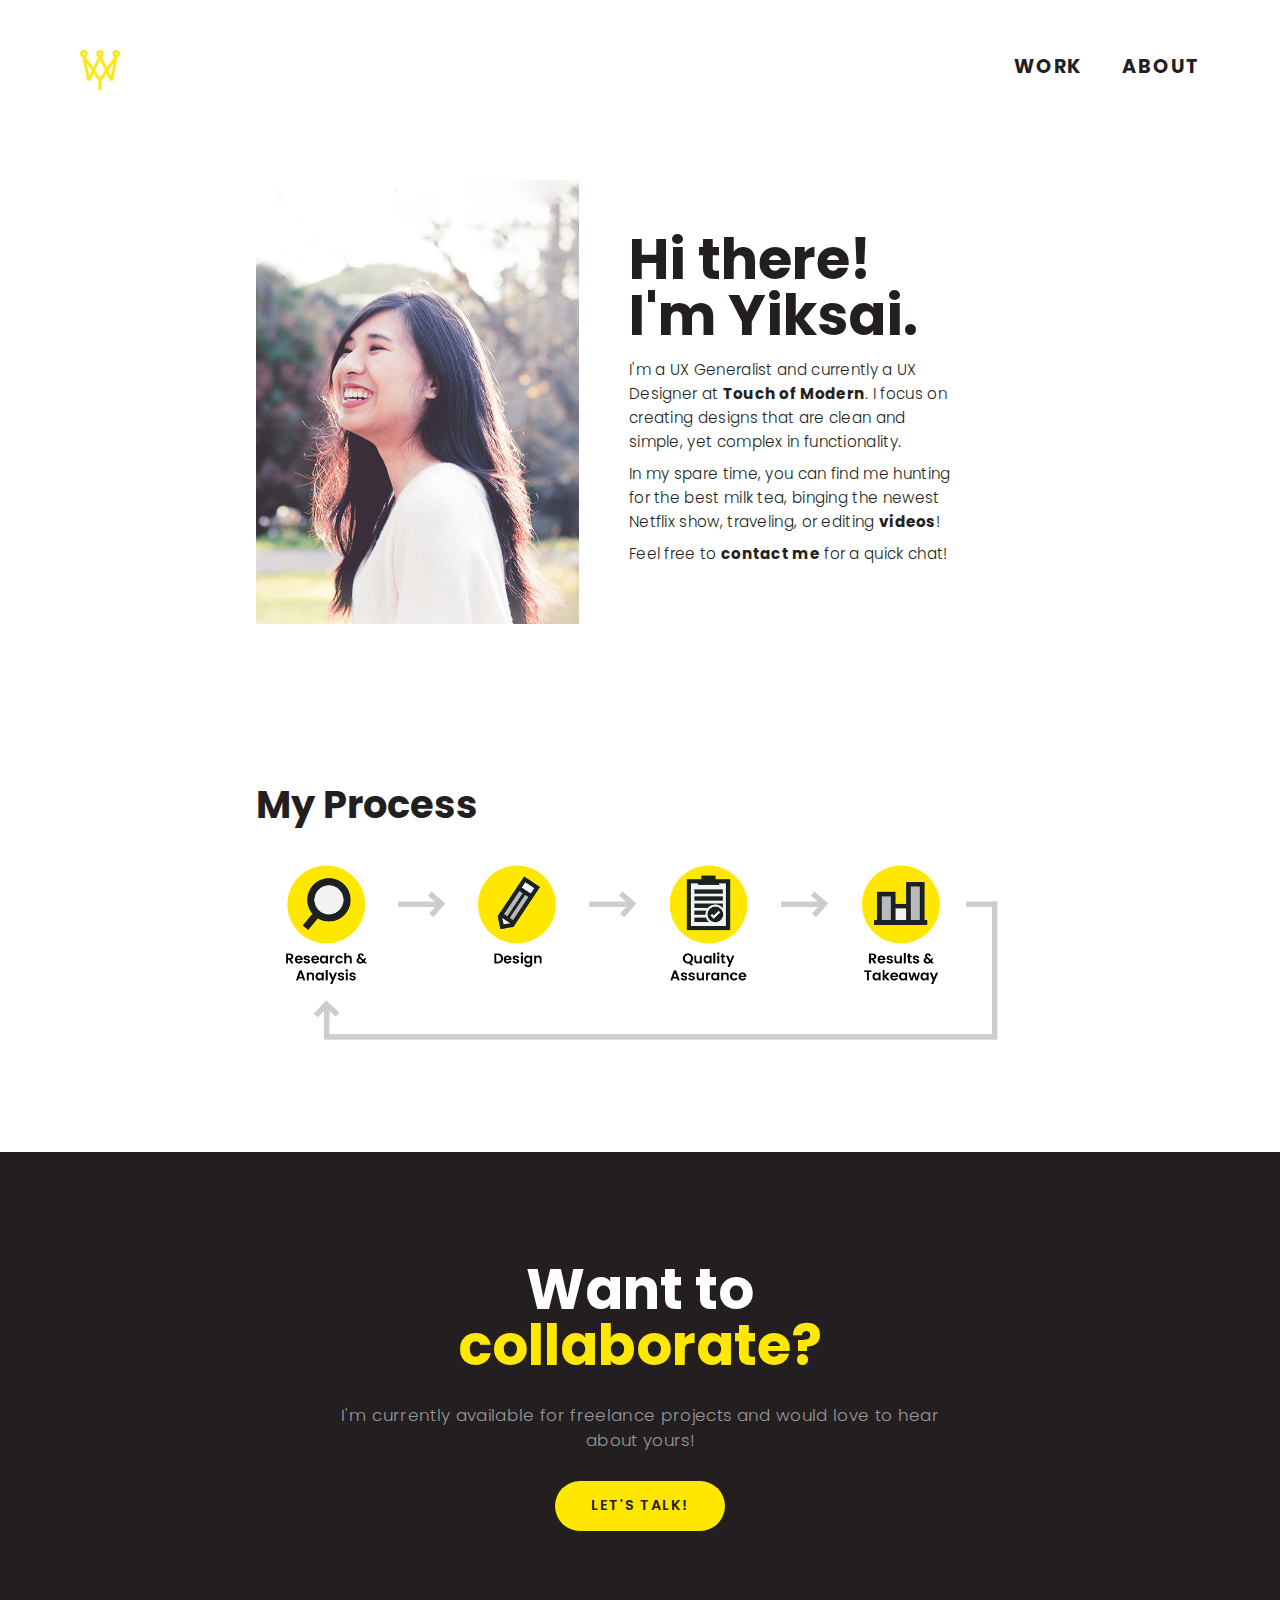
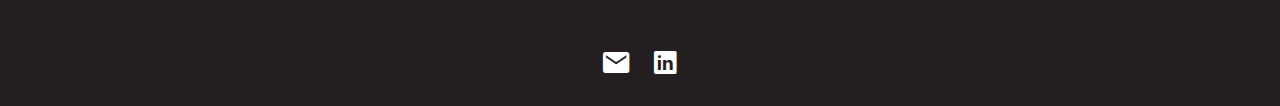
<file: about.html>
<!DOCTYPE html>
<html>
<head>
	<title>Yiksai Wong</title>
	<meta name="robots" content="noindex">
	<meta charset="utf-8">
    <meta name="description" content="I'm Yiksai Wong.">
	<meta name="keywords" content="Yiksai Wong, UI/UX Designer, Graphic Designer, Designer, Portfolio">
	<meta name="author" content="Yiksai Wong">
	<meta name="viewport" content="width=device-width, initial-scale=1, maximum-scale=1, user-scalable=no">
	<link rel="icon" href="images/logo-black.png">

	<!-- Bootstrap CSS -->
    <link rel="stylesheet"href="css/bootstrap.min.css">
    <link rel="stylesheet"href="ionicons/css/ionicons.min.css">
    <link rel="stylesheet" type="text/css" href="css/jquery.fancybox.min.css">

    <!-- Stylesheets -->
	<link rel="stylesheet" href="css/main.css">

	<!-- Google Analytics -->
	<script>
	  (function(i,s,o,g,r,a,m){i['GoogleAnalyticsObject']=r;i[r]=i[r]||function(){
	  (i[r].q=i[r].q||[]).push(arguments)},i[r].l=1*new Date();a=s.createElement(o),
	  m=s.getElementsByTagName(o)[0];a.async=1;a.src=g;m.parentNode.insertBefore(a,m)
	  })(window,document,'script','https://www.google-analytics.com/analytics.js','ga');

	  ga('create', 'UA-90020006-1', 'auto');
	  ga('send', 'pageview');
	</script>
</head>


<body>
	<div class="container-full">
		<header class="header">
			<!-- Logo -->
			<div class="header-container">
				<a href="/">
					<img src="images/logo-yellow.png" id="logo"alt="Yiksai Wong">
				</a>
				<ul class="main-nav">
					<li class="nav-box sliding-middle-out"><a href="/index.html#1">Work</a></li>
					<div id="space"></div>
					<li class="nav-box sliding-middle-out"><a href="/about">About</a></li>
				</ul>
				<span class="main-nav2" onclick="openNav()">
					<span class="ion-navicon menu-icon"></span>
				</span>
				<div id="mySidenav" class="sidenav">
					<a href="javascript:void(0)" class="closebtn" onclick="closeNav()">&times;</a>
					<a href="/about">About</a>
					<h5 class="yellow">Work</h5>
					<a href="/checkout">Checkout Redesign</a>
					<a href="/digitalsystem">Digital Design System</a>
					<a href="/storefilter">Store Filters</a>
					<a href="/holidaystore">Holiday Store</a>
					<a href="/partnerpage">Partner Page</a>			
					<a href="/graphics">Graphics</a>
				</div>
			</div>
		</header>

	<section class="page-wrapper">
		<div class="image-container about-desc">
			<div class="work-image about-image">
				<picture>
					<source media="(max-width: 1024px)" srcset="images/About/about_headshot.jpg">
         			<source media="(min-width: 1025px)" srcset="images/About/about_headshot@2x.jpg">
         			<img src="images/About/about_headshot.jpg">
     			</picture>
			</div>

			<div class="work-description about-description"> 
				<div class="text">
					<h1>Hi there! <br> I'm Yiksai.</h1>
					<p class="darkgray">I'm a UX Generalist and currently a UX Designer at <a href="https://www.touchofmodern.com/">Touch of Modern</a>. I focus on creating designs that are clean and simple, yet complex in functionality.</p>
					<p class="darkgray">In my spare time, you can find me hunting for the best milk tea, binging the newest Netflix show, traveling, or editing <a href="https://www.youtube.com/user/regretfulseoul/">videos</a>!</p>
					<p class="darkgray">Feel free to <a href="mailto:yiksai.wong@gmail.com">contact me</a> for a quick chat!</p>
				</div>
			</div>
		</div>
		<div class="proj-text">
				<h2>My Process</h2>
				<img class="proj-img" src="images/About/about_process.png"></img>
			</div>
	</section>
	<!-- Footer -->
		<div class="footer">
			<div class="footer-container">
				<h1 class="white">Want to</h1><h1 class="yellow">collaborate?</h1>
				<h5 class="gray">I'm currently available for freelance projects and would love to hear about yours!</h5>
				<a href="mailto:yiksai.wong@gmail.com"><em class="transition">Let's talk!</em></a>
				<div class="contacts">
					<a href="mailto:yiksai.wong@gmail.com" class="f-icon"><i class="ion-android-mail"></i></a>
					<a href="https://www.linkedin.com/in/yiksai-wong" class="f-icon"><i class="ion-social-linkedin"></i></a>
				</div>
			</div>
		</div>
	</div>	
	<!-- Plug-ins -->
	<script src="js/jquery-3.1.1.js"></script>
	<script src="js/bootstrap.min.js"></script>
	<script src="js/smooth-scroll.js"></script>
	<script src="js/side-nav.js"></script>
	<script src="https://code.jquery.com/jquery-3.2.1.min.js"></script>
	<script src="js/jquery.fancybox.min.js"></script>
</body>
</html>
</file>
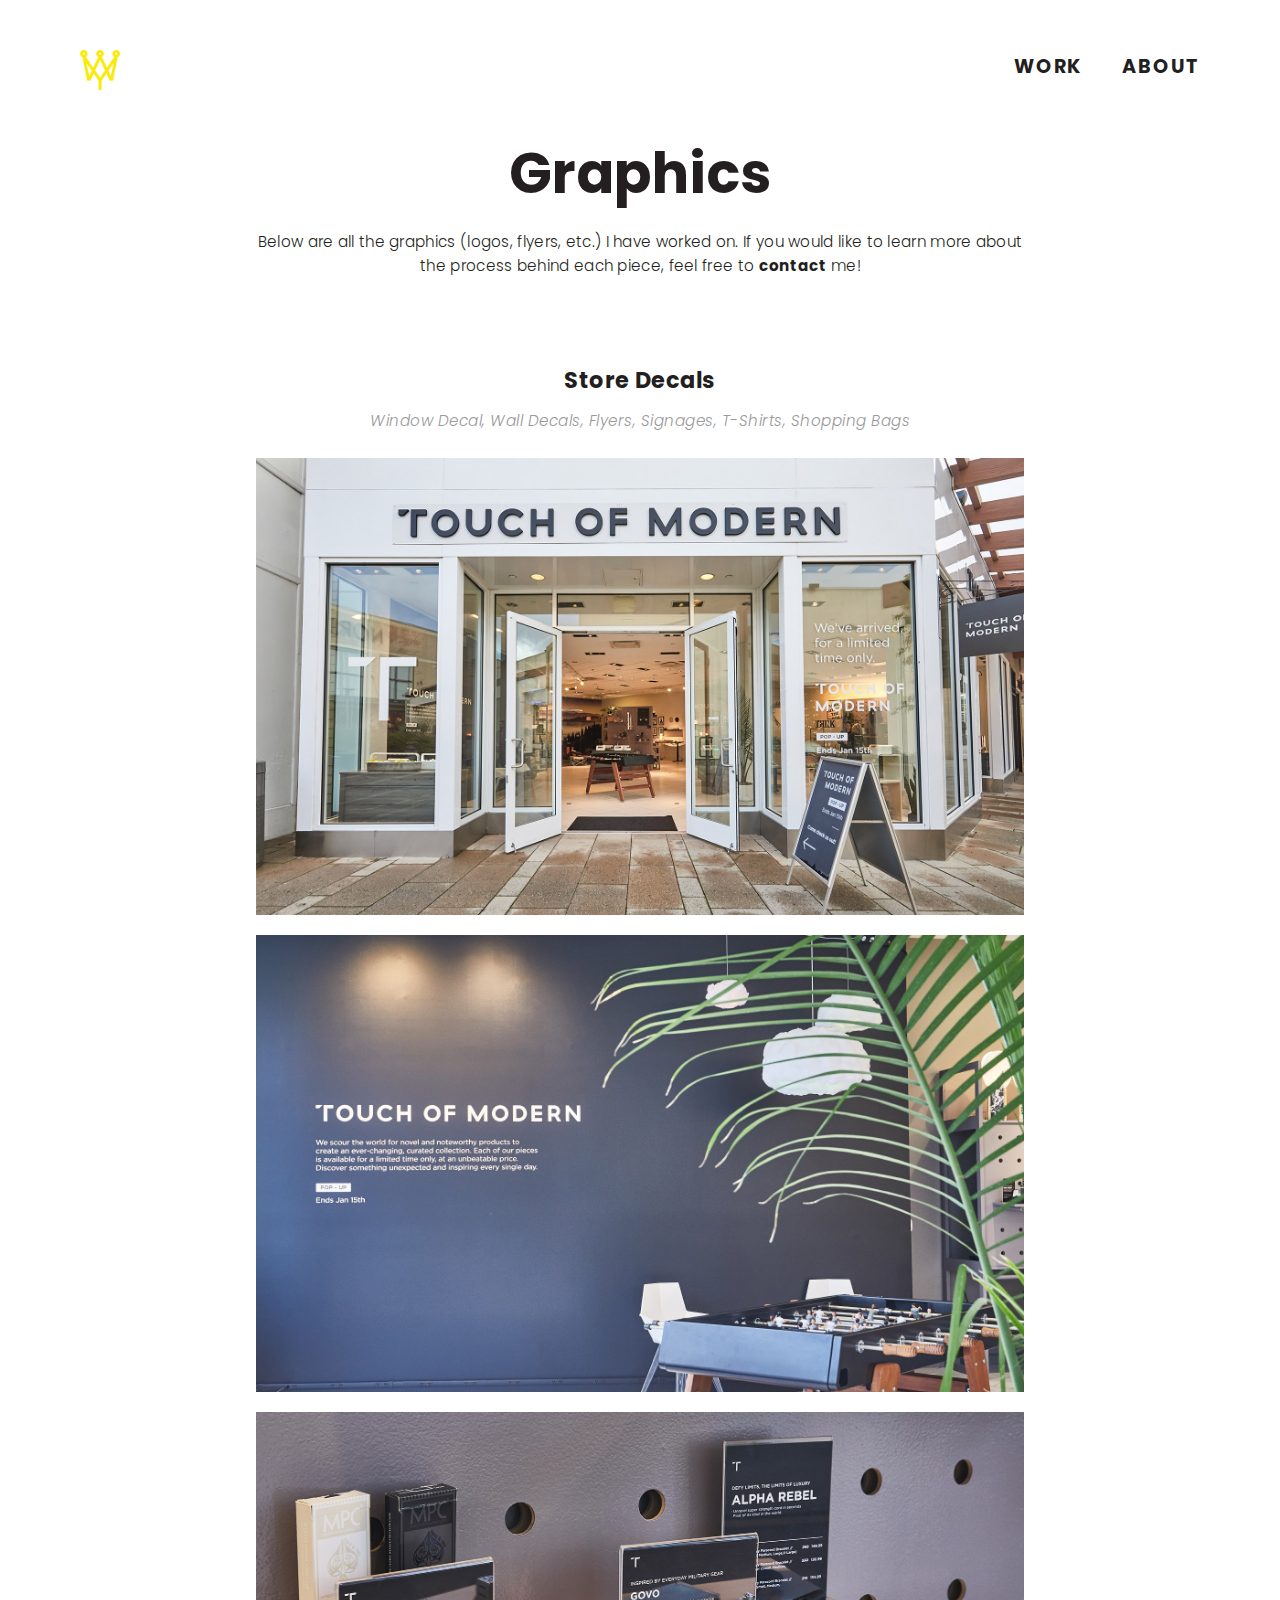
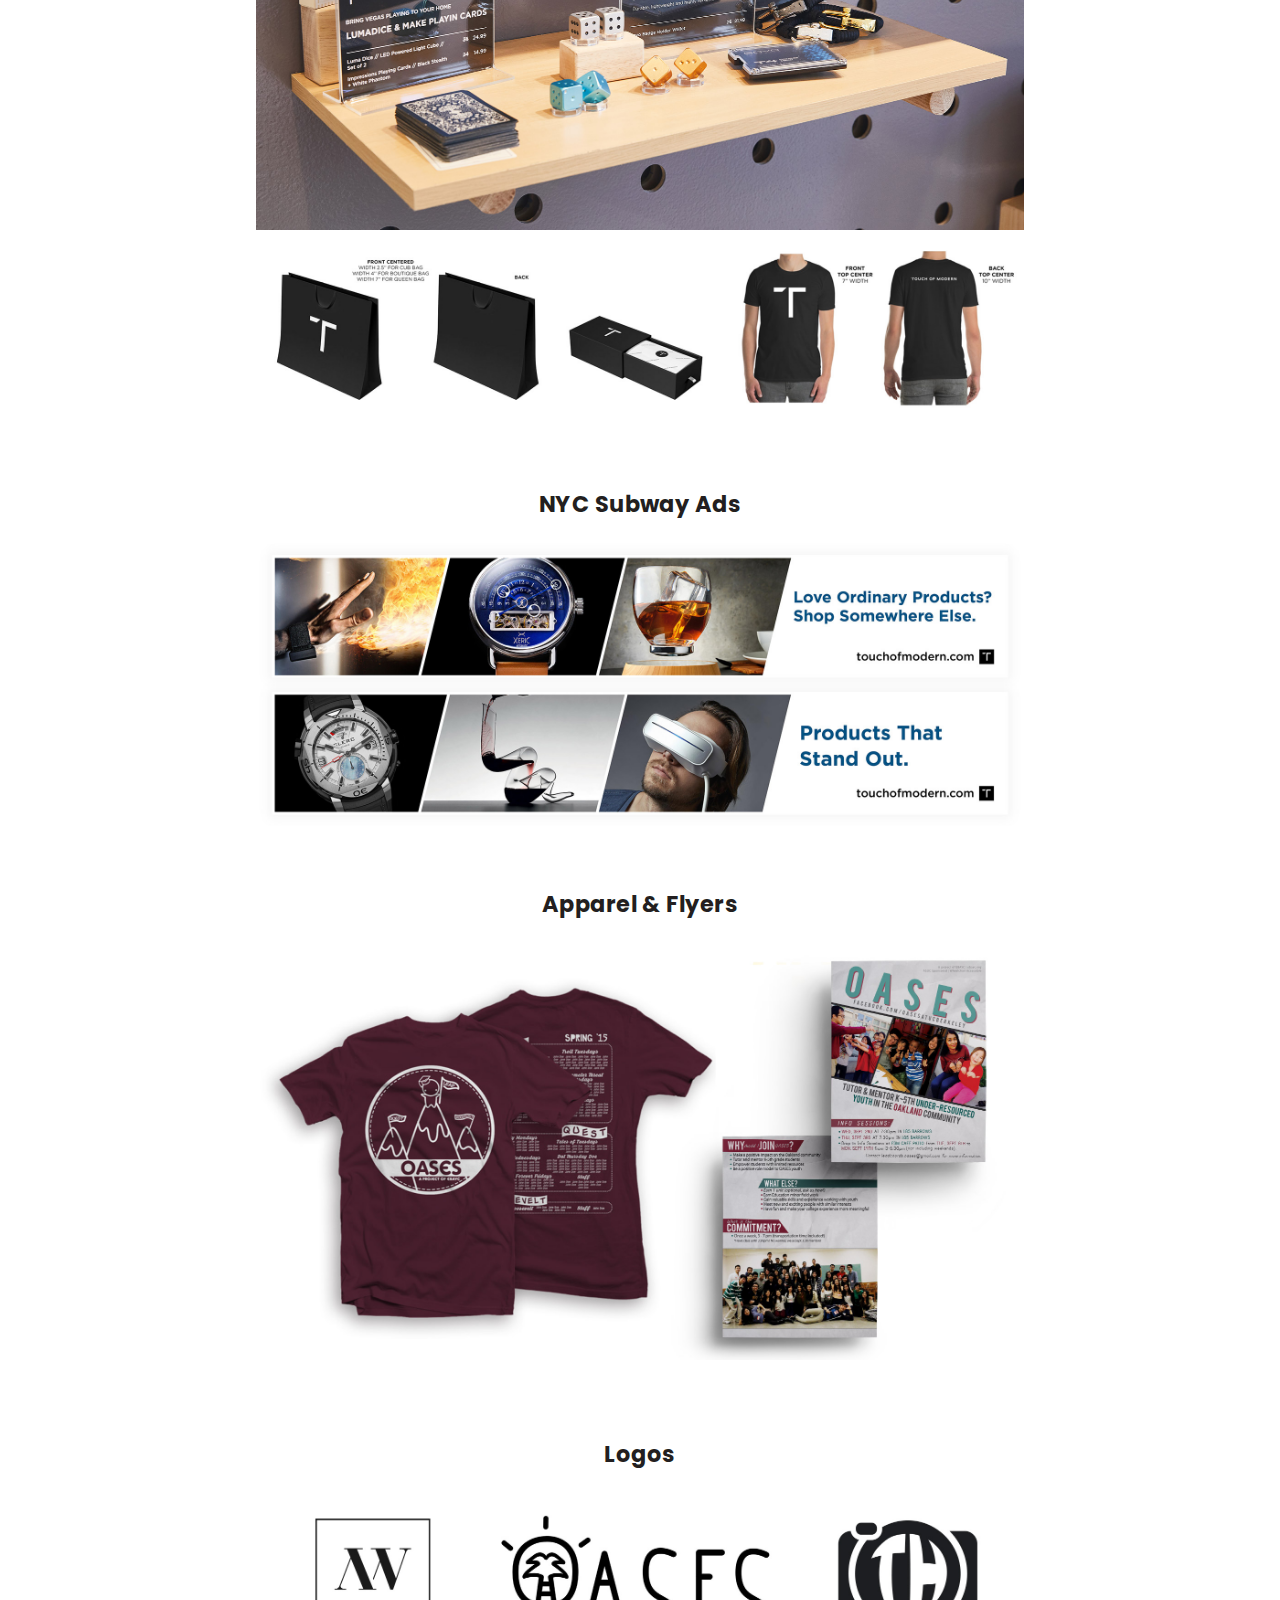
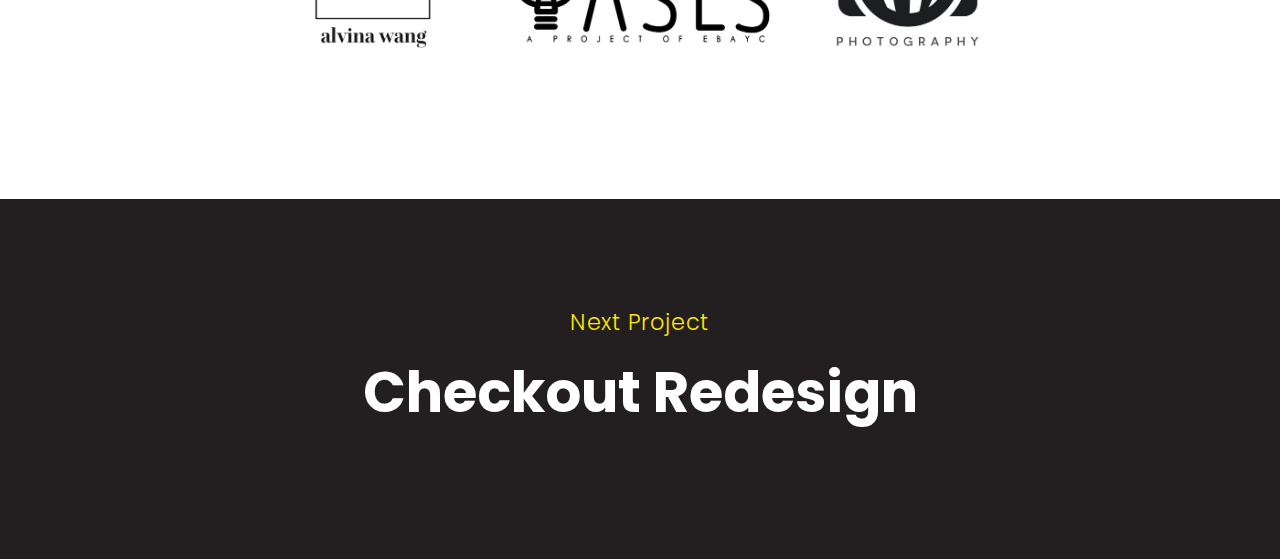
<file: graphics.html>
<!DOCTYPE html>
<html>
<head>
	<title>Yiksai Wong</title>
	<meta name="robots" content="noindex">
	<meta charset="utf-8">
    <meta name="description" content="I'm Yiksai Wong.">
	<meta name="keywords" content="Yiksai Wong, UI/UX Designer, Graphic Designer, Designer, Portfolio">
	<meta name="author" content="Yiksai Wong">
	<meta name="viewport" content="width=device-width, initial-scale=1, maximum-scale=1, user-scalable=no">
	<link rel="icon" href="images/logo-black.png">

	<!-- Bootstrap CSS -->
    <link rel="stylesheet"href="css/bootstrap.min.css">
    <link rel="stylesheet"href="ionicons/css/ionicons.min.css">
    <link rel="stylesheet" type="text/css" href="css/jquery.fancybox.min.css">

    <!-- Stylesheets -->
	<link rel="stylesheet" href="css/main.css">

	<!-- Google Analytics -->
	<script>
	  (function(i,s,o,g,r,a,m){i['GoogleAnalyticsObject']=r;i[r]=i[r]||function(){
	  (i[r].q=i[r].q||[]).push(arguments)},i[r].l=1*new Date();a=s.createElement(o),
	  m=s.getElementsByTagName(o)[0];a.async=1;a.src=g;m.parentNode.insertBefore(a,m)
	  })(window,document,'script','https://www.google-analytics.com/analytics.js','ga');

	  ga('create', 'UA-90020006-1', 'auto');
	  ga('send', 'pageview');
	</script>
</head>


<body>
	<div class="container-full">
		<header class="header">
			<!-- Logo -->
			<div class="header-container">
				<a href="/">
					<img src="images/logo-yellow.png" id="logo"alt="Yiksai Wong">
				</a>
				<ul class="main-nav">
					<li class="nav-box sliding-middle-out"><a href="/index.html#1">Work</a></li>
					<div id="space"></div>
					<li class="nav-box sliding-middle-out"><a href="/about">About</a></li>
				</ul>
				<span class="main-nav2" onclick="openNav()">
					<span class="ion-navicon menu-icon"></span>
				</span>
				<div id="mySidenav" class="sidenav">
					<a href="javascript:void(0)" class="closebtn" onclick="closeNav()">&times;</a>
					<a href="/about">About</a>
					<h5 class="yellow">Work</h5>
					<a href="/checkout">Checkout Redesign</a>
					<a href="/digitalsystem">Digital Design System</a>
					<a href="/storefilter">Store Filters</a>
					<a href="/holidaystore">Holiday Store</a>
					<a href="/partnerpage">Partner Page</a>			
					<a href="/graphics">Graphics</a>
				</div>
			</div>
		</header>
		
		<section class="page-wrapper">
			<div class="proj-desc">
				<h1>Graphics</h1>
				<p>Below are all the graphics (logos, flyers, etc.) I have worked on. If you would like to learn more about the process behind each piece, feel free to <strong><a href="mailto:yiksai.wong@gmail.com" style="font-size:95%;">contact</a></strong> me!</p>			
			</div>
		</section>

		<section class="page-wrapper textbox">
			<div class="proj-text">
				<div class="center">
					<h4 class="gray-text">Store Decals</h4>
					<div class="gray fineprint fineprint-graphics">Window Decal, Wall Decals, Flyers, Signages, T-Shirts, Shopping Bags</div>
					<img src="images/Graphics/Graphics_PopUpStore-1.jpg" class="images"></img>
					<img src="images/Graphics/Graphics_PopUpStore-2.jpg" class="images"></img>
					<img src="images/Graphics/Graphics_PopUpStore-3.jpg" class="images"></img>
					<img src="images/Graphics/Graphics_PopUpStore-4.jpg" class="images images-graphics">
					<br>
					<h4 class="gray-text">NYC Subway Ads</h4>
					<img src="images/Graphics/Graphics_SubwayAds.jpg" class="images"></img>
					<br><br>
					<h4 class="gray-text">Apparel & Flyers</h4>
					<img src="images/Graphics/Graphics_ApparelFlyer.jpg" class="images images-graphics">
					<br>
					<h4 class="gray-text">Logos</h4>
					<img src="images/Graphics/Graphics_Logos.jpg" class="images images-graphics">
				</div>
			</div>
		</section>
		<section class="next-container">
				<div class="next-desc">
				<h4 class="thin yellow">Next Project</h4>
				<a href="/checkout"><h1 class="next-nav sliding-middle-out white">Checkout Redesign</h1></a>
			</div>
		</section>
	</div>
	<!-- Plug-ins -->
	<script src="js/jquery-3.1.1.js"></script>
	<script src="js/bootstrap.min.js"></script>
	<script src="js/smooth-scroll.js"></script>
	<script src="js/side-nav.js"></script>
	<script src="https://code.jquery.com/jquery-3.2.1.min.js"></script>
	<script src="js/jquery.fancybox.min.js"></script>
</body>
</html>
</file>
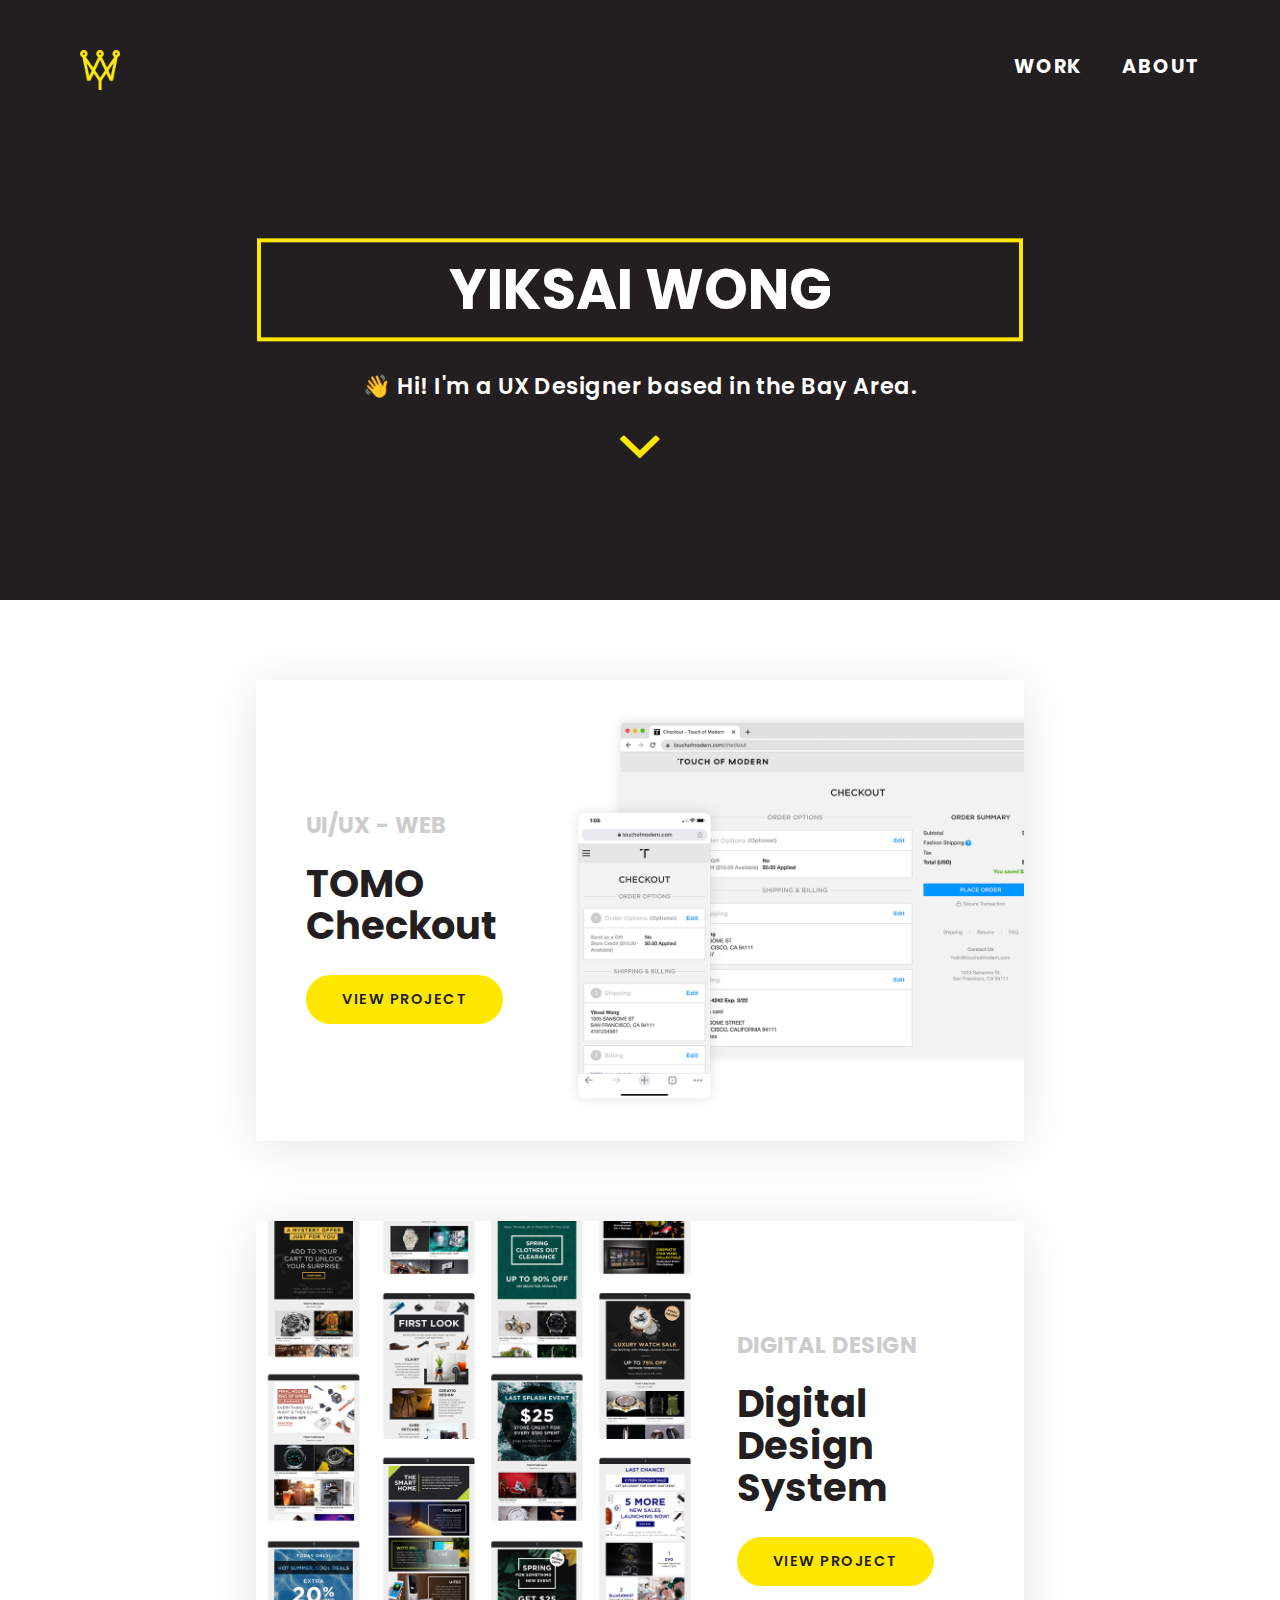
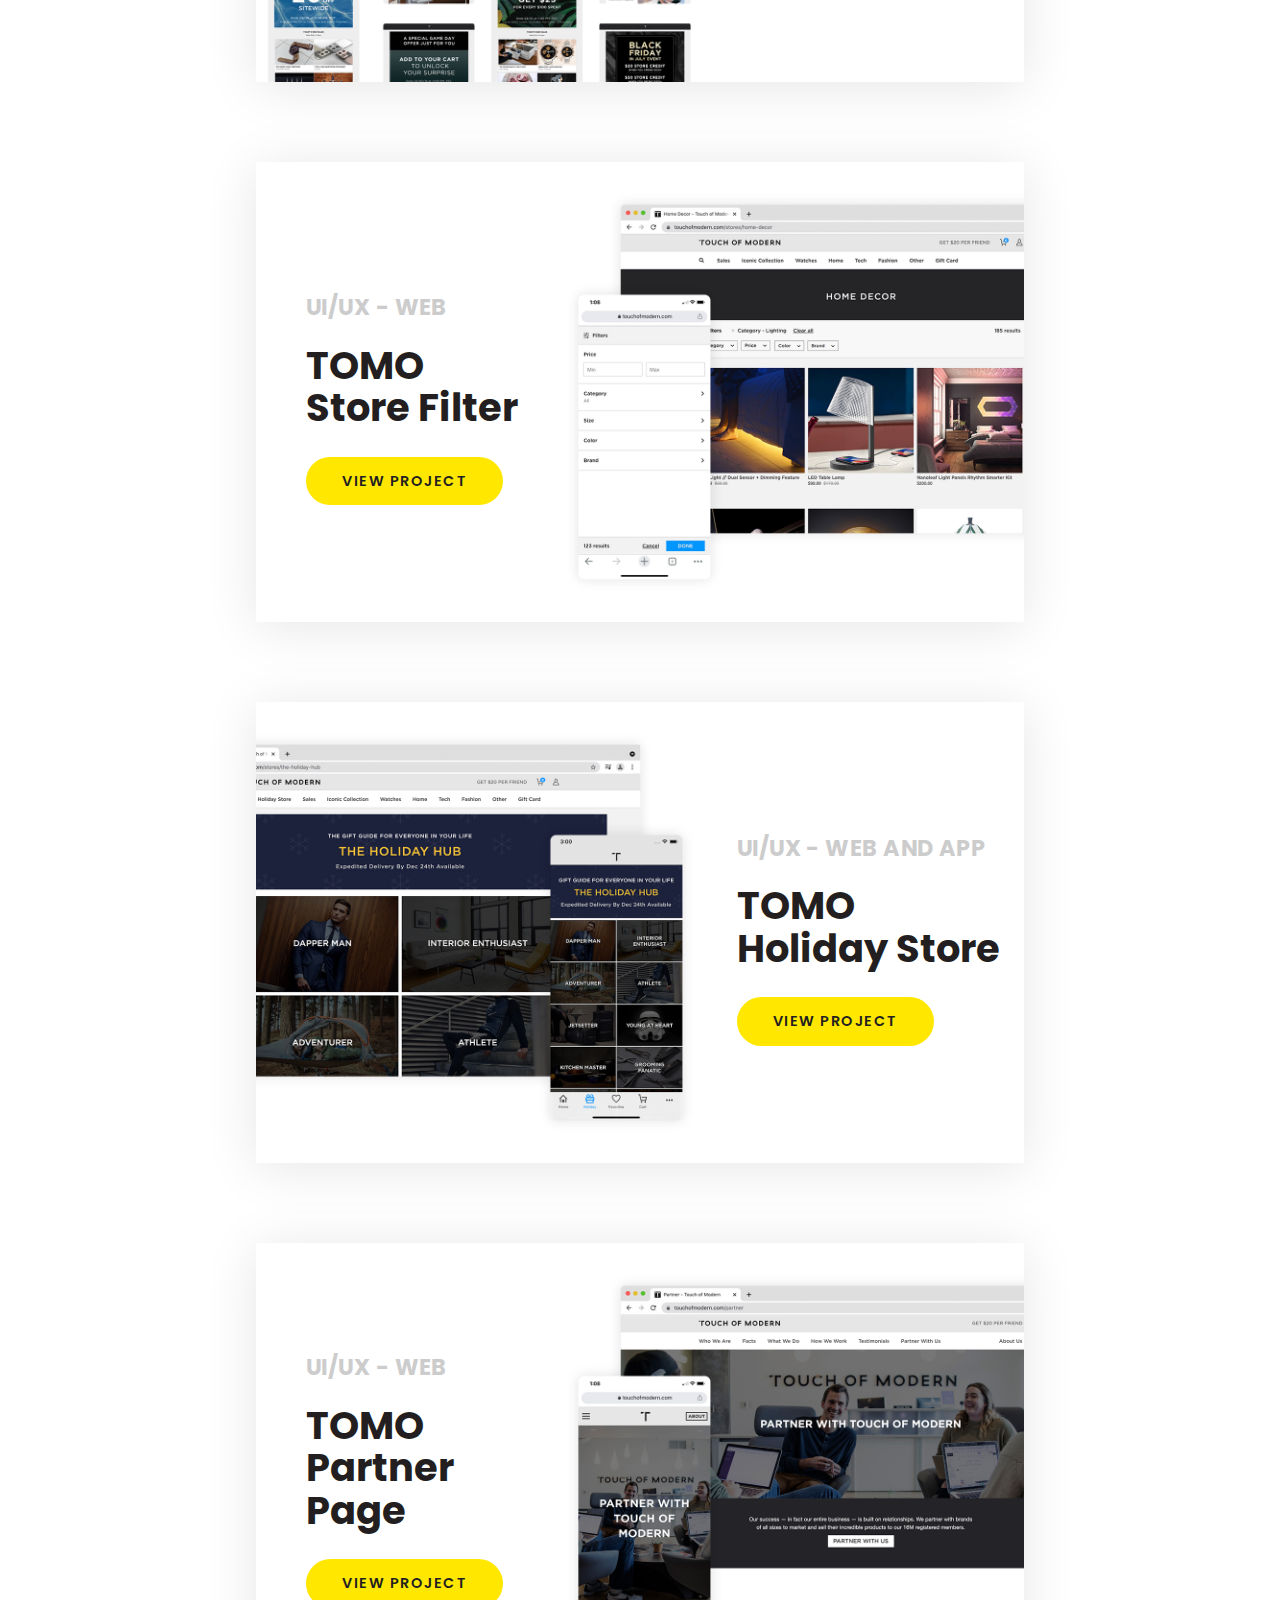
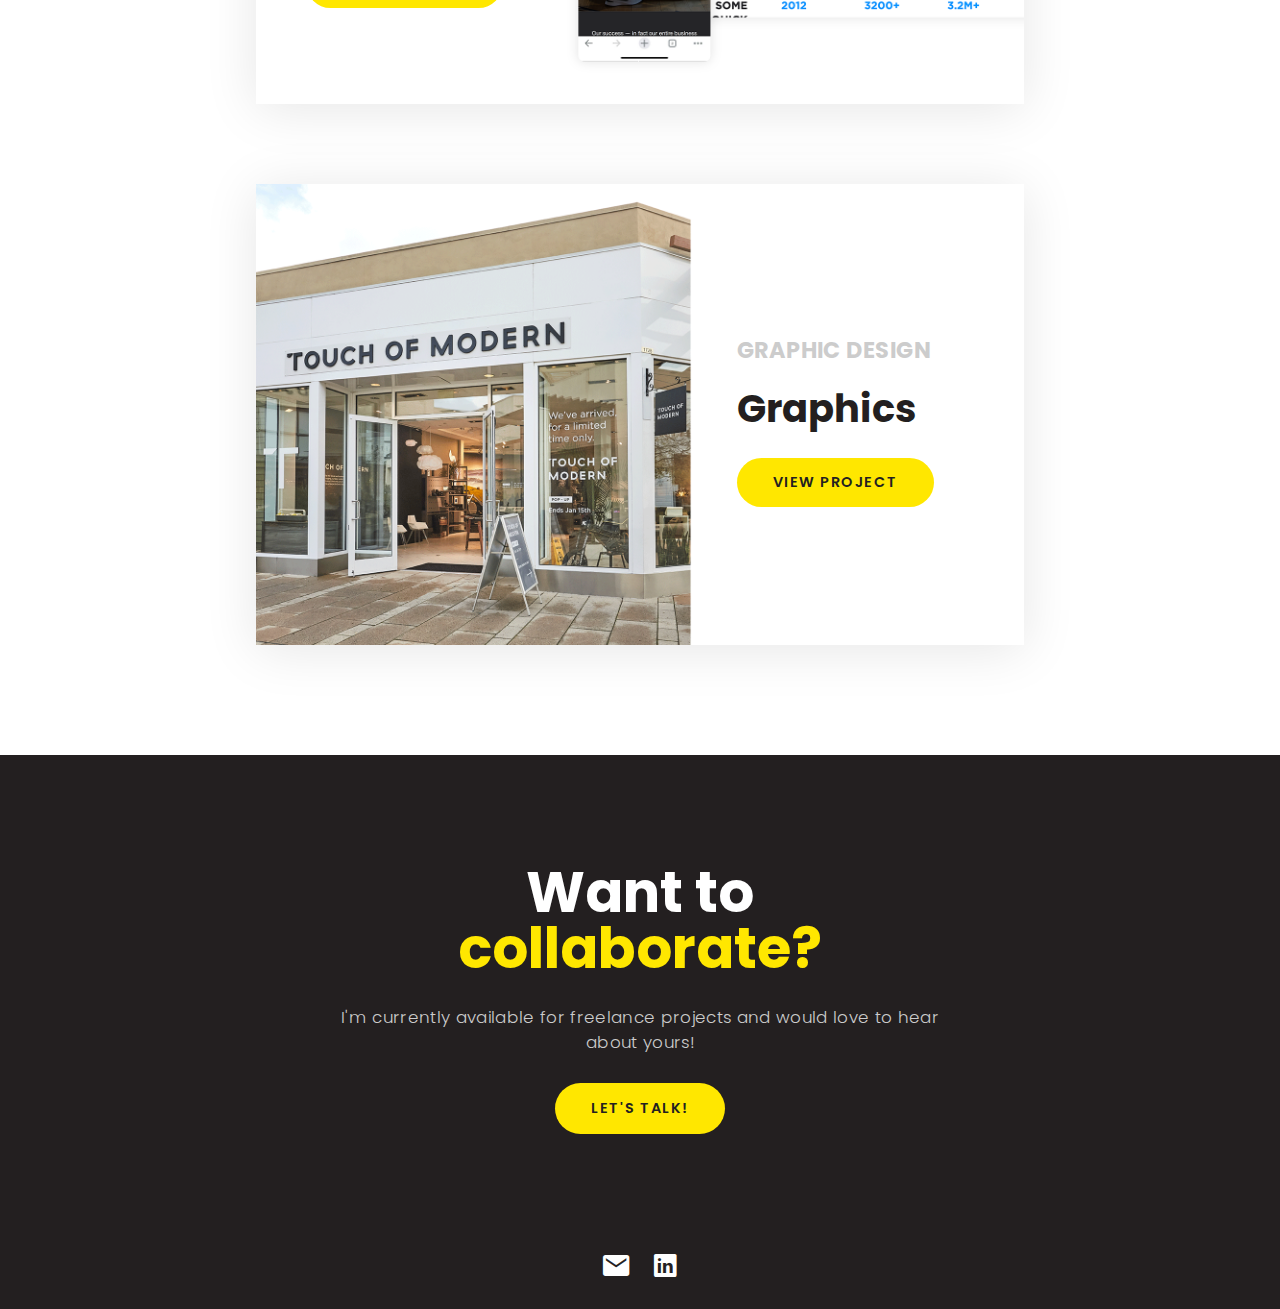
<file: index_original.html>
<!DOCTYPE html>
<html>
<head>
	<title>Yiksai Wong</title>
	<meta name="robots" content="noindex">
	<meta charset="utf-8">
    <meta name="description" content="I'm Yiksai Wong.">
	<meta name="keywords" content="Yiksai Wong, UI/UX Designer, Graphic Designer, Designer, Portfolio">
	<meta name="author" content="Yiksai Wong">
	<meta name="viewport" content="width=device-width, initial-scale=1, maximum-scale=1, user-scalable=no">
	<link rel="icon" href="images/logo-black.png">

	<!-- Bootstrap CSS -->
    <link rel="stylesheet"href="css/bootstrap.min.css">
    <link rel="stylesheet"href="ionicons/css/ionicons.min.css">
    <link rel="stylesheet" type="text/css" href="css/jquery.fancybox.min.css">

    <!-- Stylesheets -->
	<link rel="stylesheet" href="css/main.css">

	<!-- Google Analytics -->
	<script>
	  (function(i,s,o,g,r,a,m){i['GoogleAnalyticsObject']=r;i[r]=i[r]||function(){
	  (i[r].q=i[r].q||[]).push(arguments)},i[r].l=1*new Date();a=s.createElement(o),
	  m=s.getElementsByTagName(o)[0];a.async=1;a.src=g;m.parentNode.insertBefore(a,m)
	  })(window,document,'script','https://www.google-analytics.com/analytics.js','ga');

	  ga('create', 'UA-90020006-1', 'auto');
	  ga('send', 'pageview');
	</script>
</head>

<body>
	<div class="container-full">
		<header class="header header-landing">
			<!-- Logo -->
			<div class="header-container">
				<a href="/">
					<img src="images/logo-yellow.png" id="logo"alt="Yiksai Wong">
				</a>
				<ul class="main-nav nav-landing">
					<li class="nav-box landing-box sliding-middle-out"><a href="#0">Work</a></li>
					<div id="space"></div>
					<li class="nav-box landing-box sliding-middle-out"><a href="/about">About</a></li>
				</ul>
				<span class="main-nav2" onclick="openNav()">
					<span class="ion-navicon menu-icon icon-landing"></span>
				</span>
				<div id="mySidenav" class="sidenav">
					<a href="javascript:void(0)" class="closebtn" onclick="closeNav()">&times;</a>
					<a href="/about">About</a>
					<h5 class="yellow">Work</h5>
					<a href="/checkout">Checkout Redesign</a>
					<a href="/digitalsystem">Digital Design System</a>
					<a href="/storefilter">Store Filters</a>
					<a href="/holidaystore">Holiday Store</a>
					<a href="/partnerpage">Partner Page</a>			
					<a href="/graphics">Graphics</a>
				</div>
			</div>
		</header>
	</div>

	<!-- Intro -->
	<section class="intro-wrap">
		<div class="intro-desc">
		<div class="intro-name">
			<div class="headline">
				<h1>YIKSAI WONG</h1>
			</div>
		</div>
		<h4>👋 Hi! I'm a UX Designer based in the Bay Area.</h4>
		<a href="#0" class="down"><i class="ion-chevron-down"></i></a>
		</div>
	</section>

	<!-- Work -->
	<section id="0" class="page-wrapper page-wrapper-landing landing-wrapper">
		<a href="/checkout">
			<div id="1" class="image-container flip">
				<div class="work-image"> 
					<picture>
						<source media="(max-width: 1024px)" srcset="images/HeaderImg/HeaderImg_Checkout.png">
	         			<source media="(min-width: 1025px)" srcset="images/HeaderImg/HeaderImg_Checkout@2x.png">
	         			<img src="images/HeaderImg/HeaderImg_Checkout.png">
         			</picture>
	       		</div>
				<div class="work-description">
					<div class="text">
						<h4>UI/UX - Web</h4>
						<h2>TOMO<br>Checkout</h2>
						<em class="transition">View Project</em>
					</div>
				</div>		
			</div>
		</a>	
		<a href="/digitalsystem">
			<div id="2" class="image-container">
				<div class="work-image work-img-left">
					<picture>
						<source media="(max-width: 1024px)" srcset="images/HeaderImg/HeaderImg_DigitalSystem.png">
	         			<source media="(min-width: 1025px)" srcset="images/HeaderImg/HeaderImg_DigitalSystem@2x.png">
	         			<img src="images/HeaderImg/HeaderImg_DigitalSystem.png">
         			</picture>
	       		</div>
				<div class="work-description work-right">
					<div class="text">
						<h4>Digital Design</h4>
						<h2>Digital Design System</h2>
						<em class="transition">View Project</em>
					</div>
				</div>
			</div>
		</a>
		<a href="/storefilter">
			<div id="3" class="image-container flip">
				<div class="work-image"> 
					<picture>
						<source media="(max-width: 1024px)" srcset="images/HeaderImg/HeaderImg_StoreFilter.png">
	         			<source media="(min-width: 1025px)" srcset="images/HeaderImg/HeaderImg_StoreFilter@2x.png">
	         			<img src="images/HeaderImg/HeaderImg_StoreFilter.png">
         			</picture>
	       		</div>
				<div class="work-description">
					<div class="text">
						<h4>UI/UX - Web</h4>
						<h2>TOMO<br>Store Filter</h2>
						<em class="transition">View Project</em>
					</div>
				</div>		
			</div>
		</a>
		<a href="/holidaystore">
			<div id="4" class="image-container">
				<div class="work-image work-img-left"> 
					<picture>
						<source media="(max-width: 1024px)" srcset="images/HeaderImg/HeaderImg_HolidayStore.png">
	         			<source media="(min-width: 1025px)" srcset="images/HeaderImg/HeaderImg_HolidayStore@2x.png">
	         			<img src="images/HeaderImg/HeaderImg_HolidayStore.png">
         			</picture>
	       		</div>
				<div class="work-description work-right">
					<div class="text">
						<h4>UI/UX - Web and App</h4>
						<h2>TOMO<br>Holiday Store</h2>
						<em class="transition">View Project</em>
					</div>
				</div>
			</div>
		</a>
		<a href="/partnerpage">
			<div id="5" class="image-container flip">
				<div class="work-image">
					<picture>
						<source media="(max-width: 1024px)" srcset="images/HeaderImg/HeaderImg_PartnerPage.png">
	         			<source media="(min-width: 1025px)" srcset="images/HeaderImg/HeaderImg_PartnerPage@2x.png">
	         			<img src="images/HeaderImg/HeaderImg_PartnerPage.png">
         			</picture>
				</div>
				<div class="work-description"> 
					<div class="text">
						<h4>UI/UX - Web</h4>
						<h2>TOMO<br>Partner Page</h2>
						<em class="transition">View Project</em>
					</div>
				</div>
			</div>
		</a>
		<a href="/graphics">
			<div id="6" class="image-container">
				<div class="work-image work-img-left"> 
					<picture>
						<source media="(max-width: 1024px)" srcset="images/HeaderImg/HeaderImg_Graphics.png">
	         			<source media="(min-width: 1025px)" srcset="images/HeaderImg/HeaderImg_Graphics@2x.png">
	         			<img src="images/HeaderImg/HeaderImg_Graphics.png">
         			</picture>
	       		</div>
				<div class="work-description work-right">
					<div class="text">
						<h4>Graphic Design</h4>
						<h2>Graphics</h2>
						<em class="transition">View Project</em>
					</div>
				</div>
			</div>
		</a>		
	</section>
	<!--Footer -->
		<div class="footer">
				<div class="footer-container">
					<h1 class="white">Want to</h1><h1 class="yellow">collaborate?</h1>
					<h5 class="lgray">I'm currently available for freelance projects and would love to hear about yours!</h5>
					<a href="mailto:yiksai.wong@gmail.com"><em class="transition">Let's talk!</em></a>
					<div class="contacts">
						<a href="mailto:yiksai.wong@gmail.com" class="f-icon"><i class="ion-android-mail"></i></a>
						<a href="https://www.linkedin.com/in/yiksai-wong" class="f-icon"><i class="ion-social-linkedin"></i></a>
				</div>
			</div>
		</div>
	<!-- Plug-ins -->
	<script src="js/jquery-3.1.1.js"></script>
	<script src="js/bootstrap.min.js"></script>
	<script src="js/smooth-scroll.js"></script>
	<script src="js/side-nav.js"></script>
	<script src="https://code.jquery.com/jquery-3.2.1.min.js"></script>
	<script src="js/jquery.fancybox.min.js"></script>
</body>
</html>
</file>
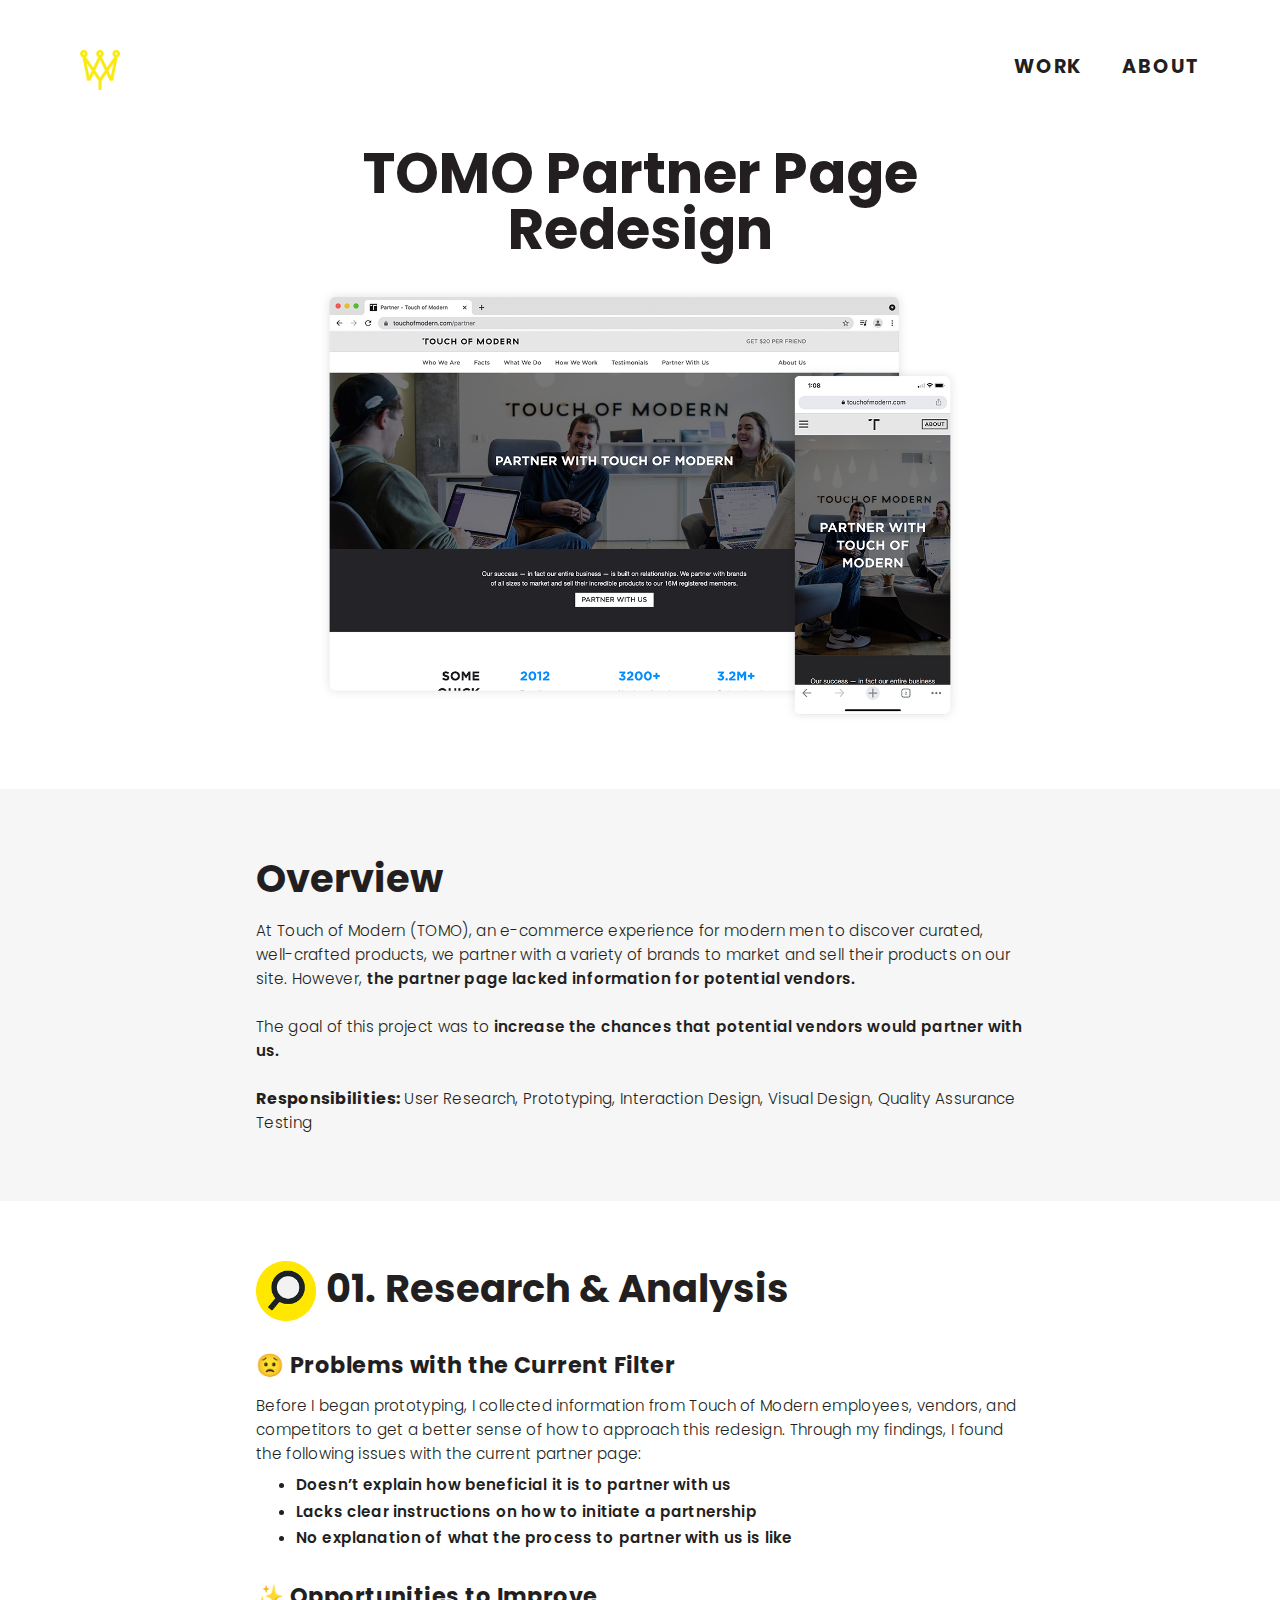
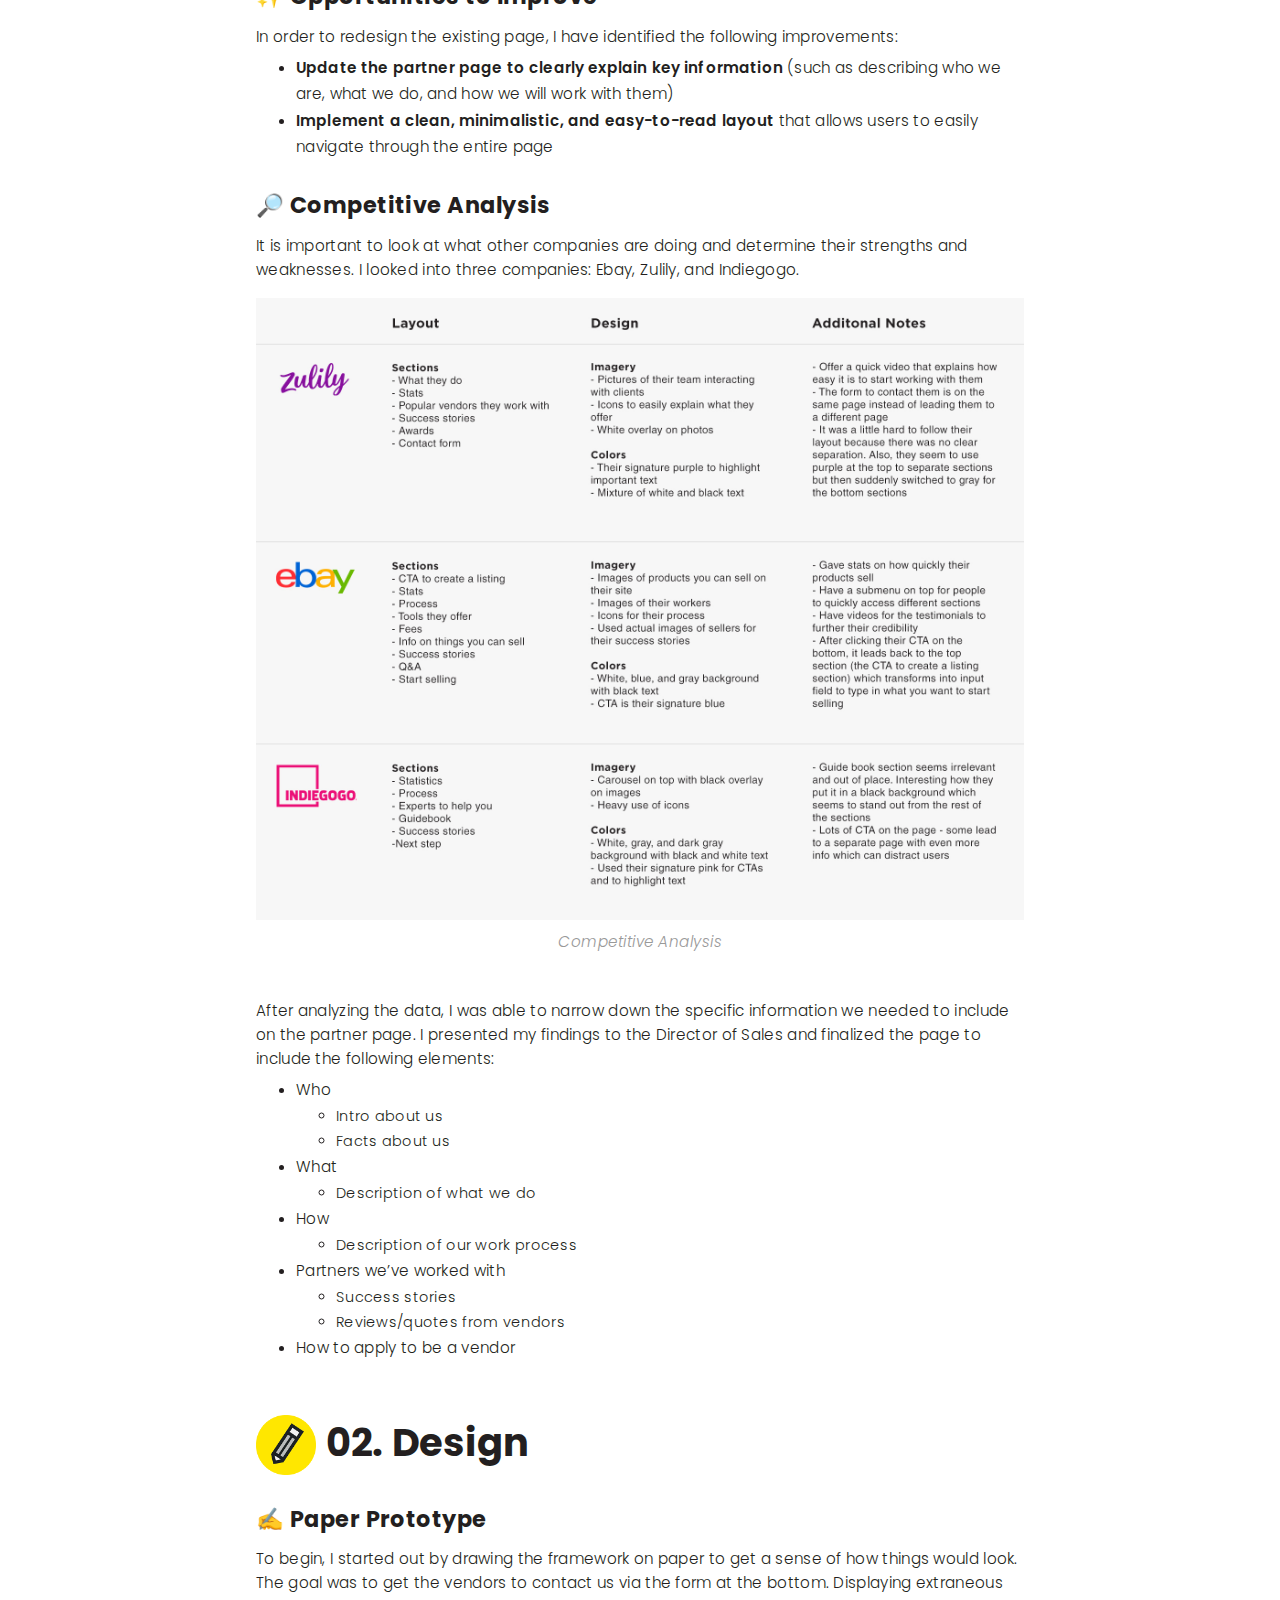
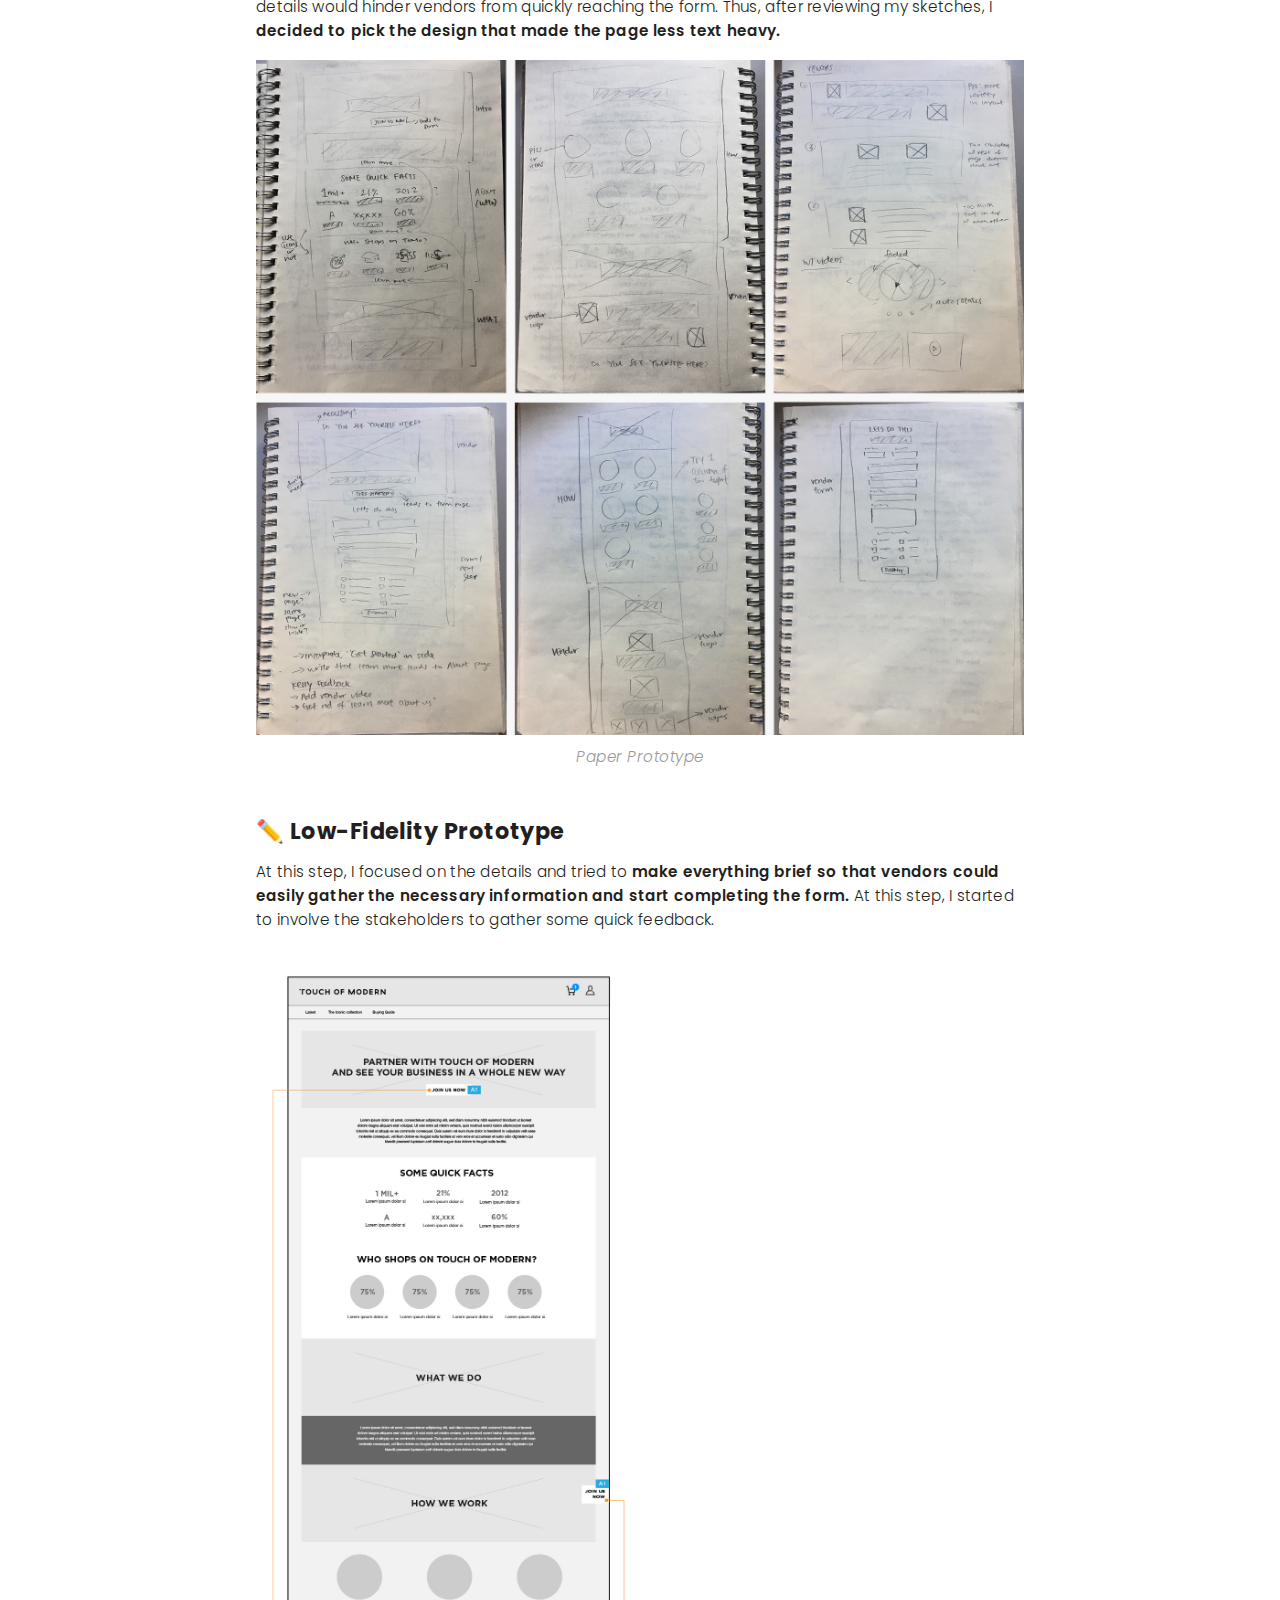
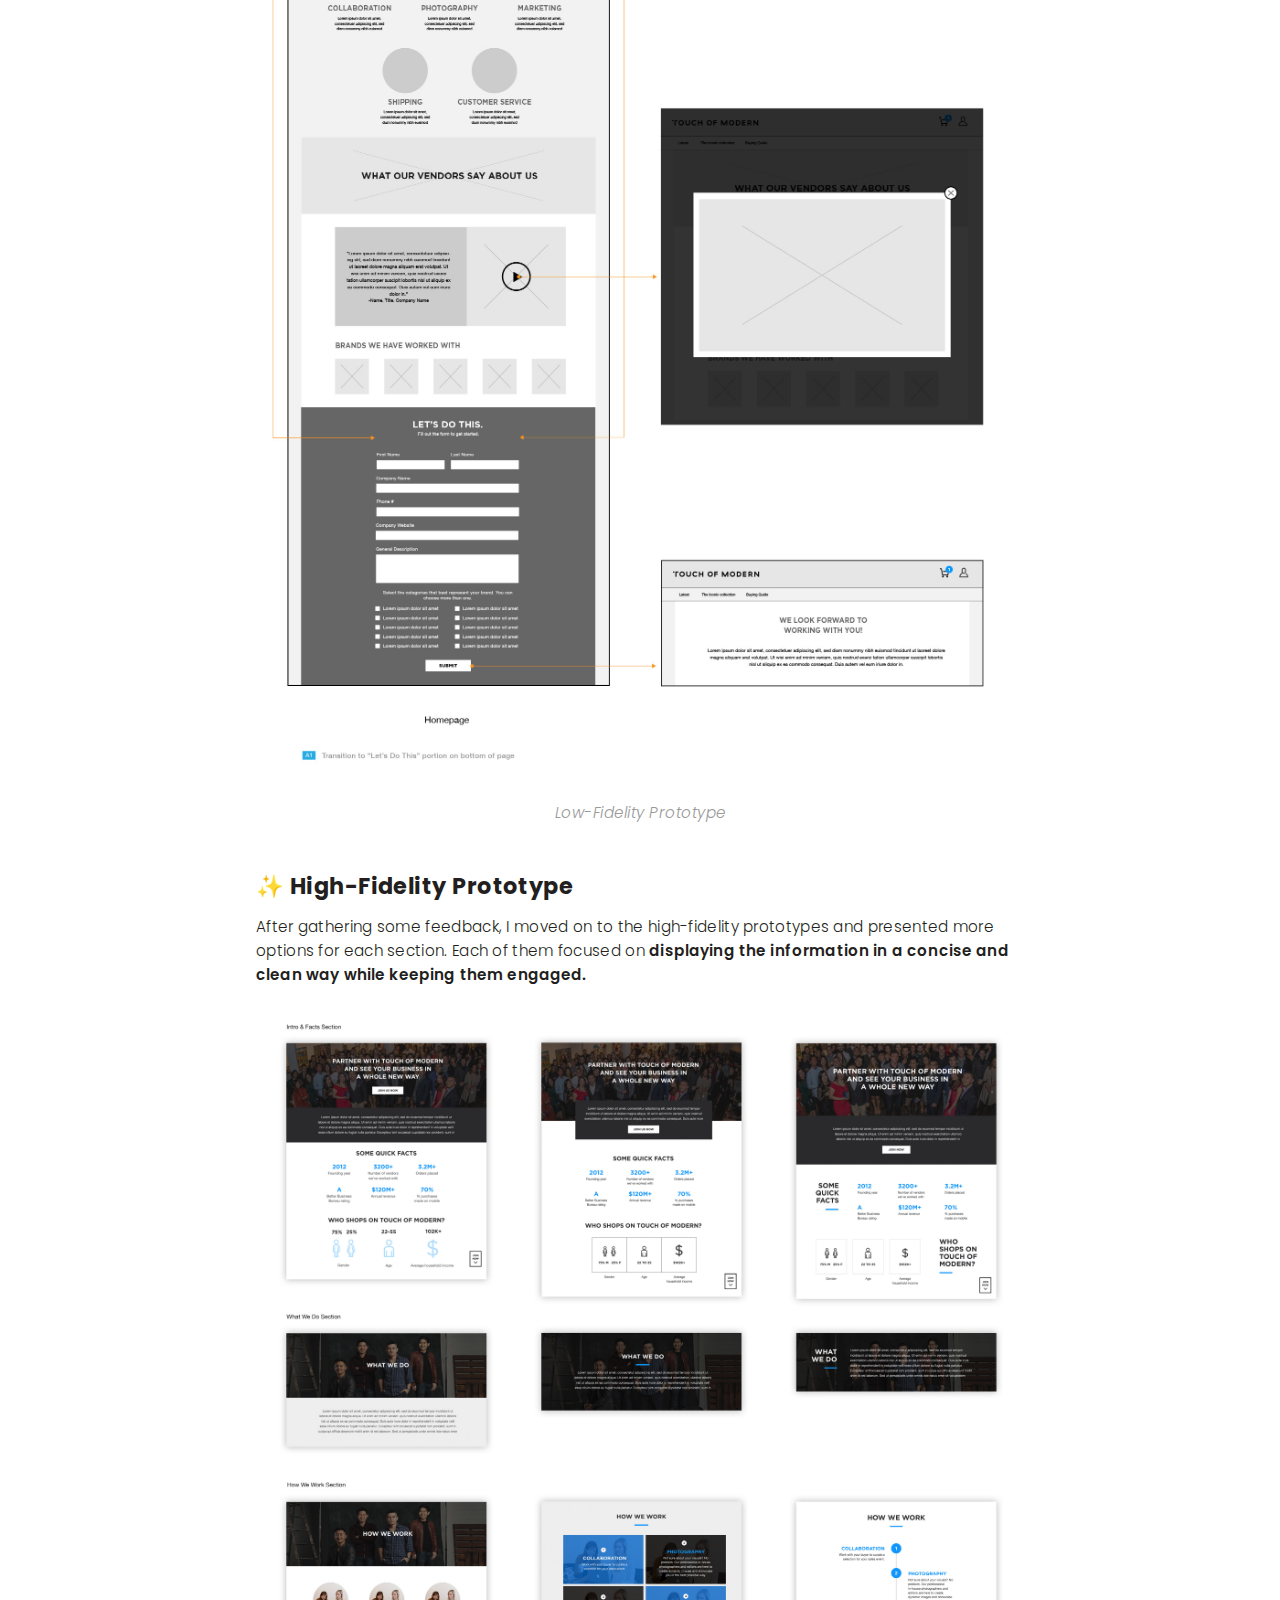
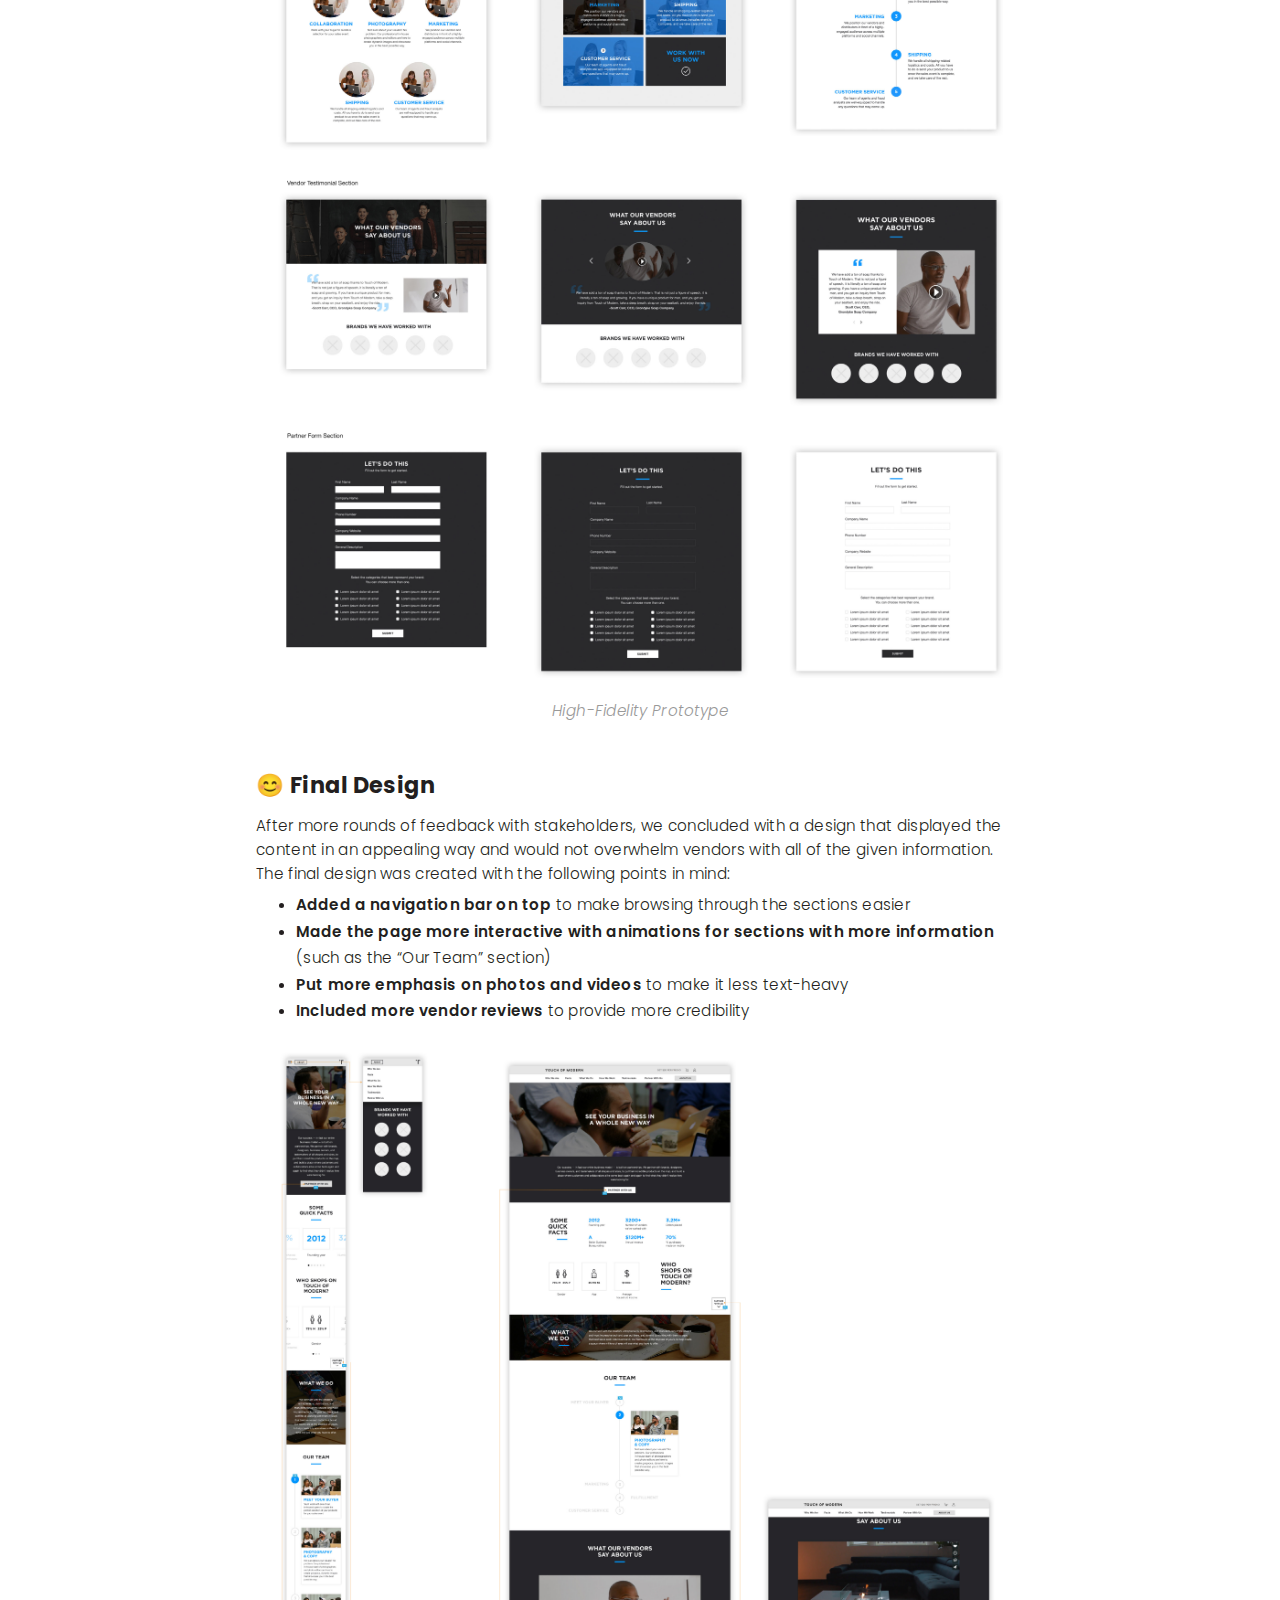
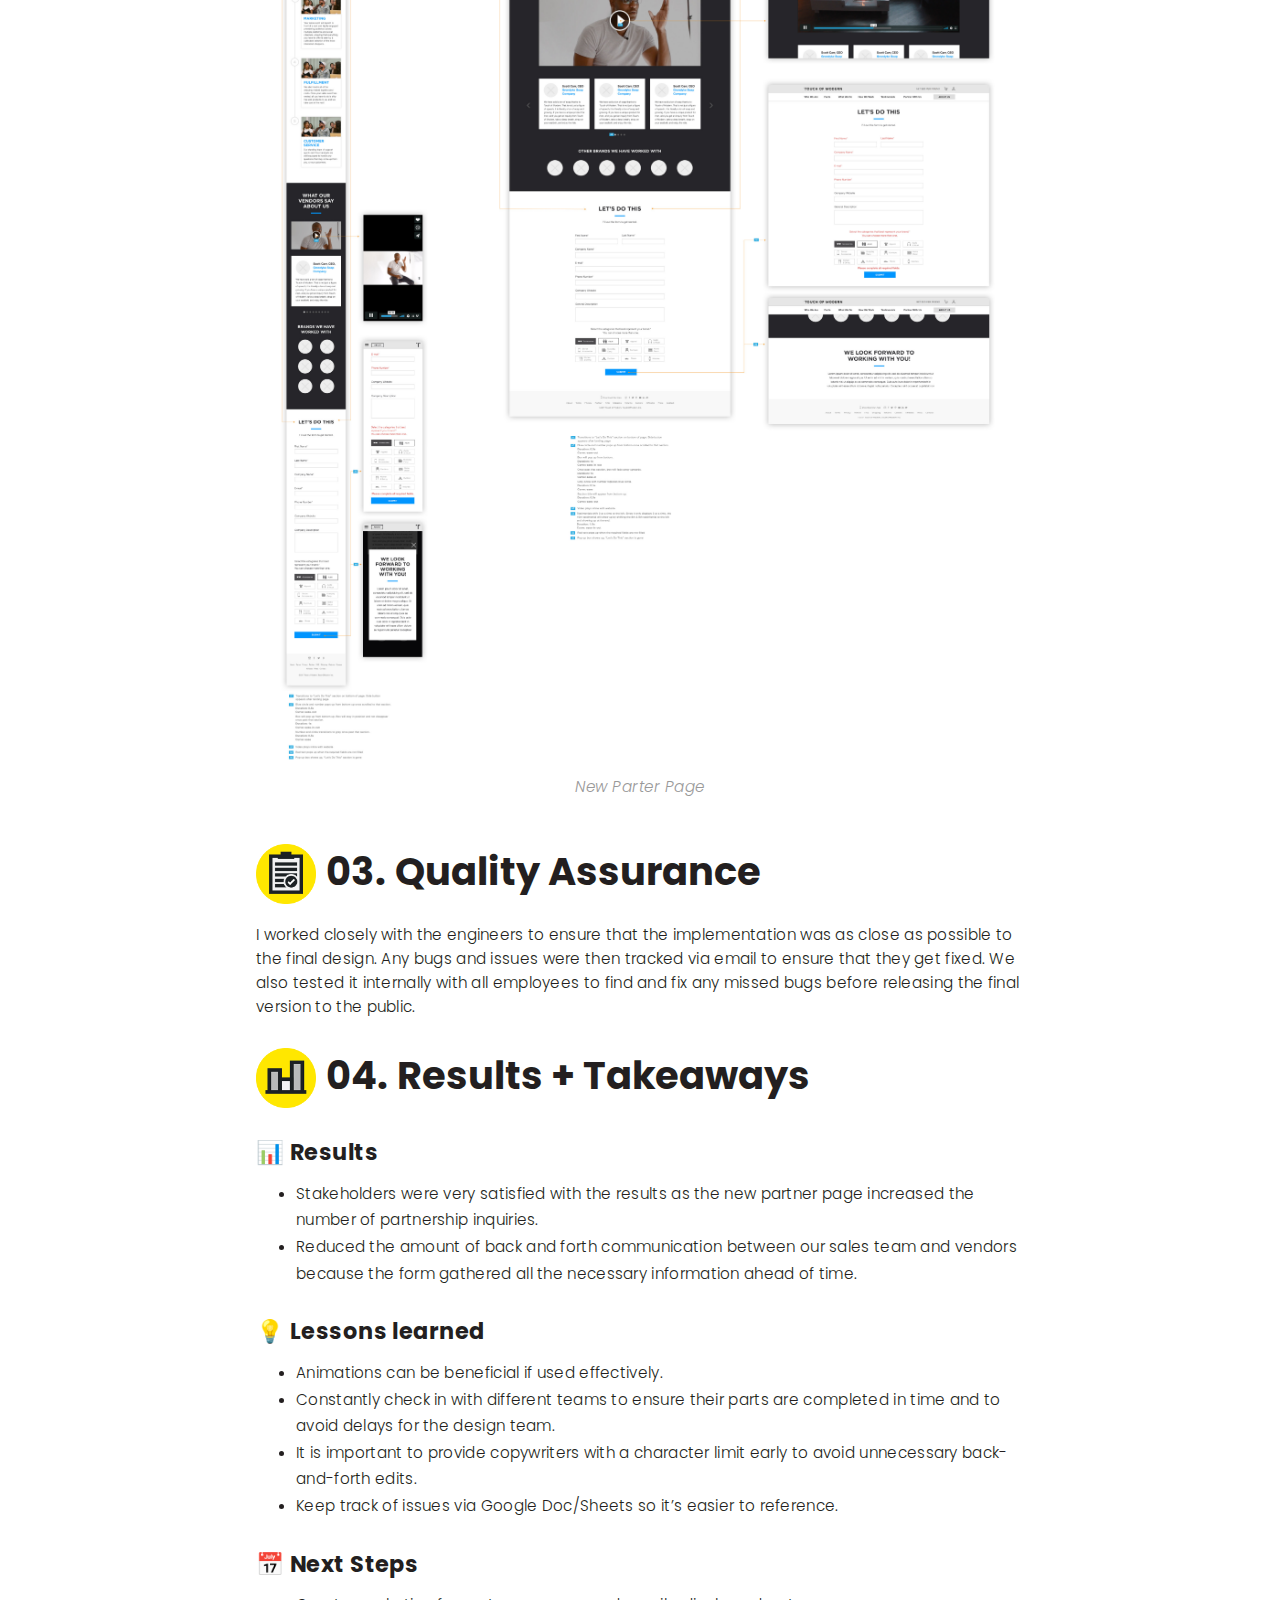
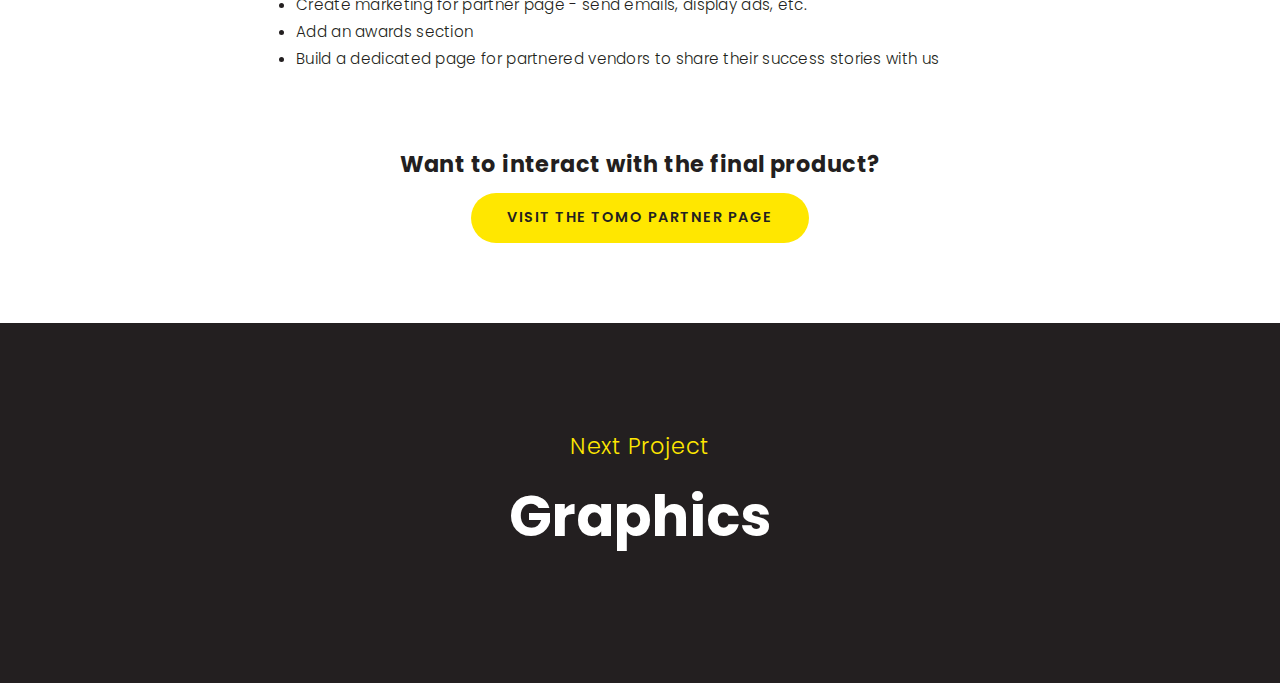
<file: partnerpage.html>
<!DOCTYPE html>
<html>
<head>
	<title>Yiksai Wong</title>
	<meta name="robots" content="noindex">
	<meta charset="utf-8">
    <meta name="description" content="I'm Yiksai Wong.">
	<meta name="keywords" content="Yiksai Wong, UI/UX Designer, Graphic Designer, Designer, Portfolio">
	<meta name="author" content="Yiksai Wong">
	<meta name="viewport" content="width=device-width, initial-scale=1, maximum-scale=1, user-scalable=no">
	<link rel="icon" href="images/logo-black.png">

	<!-- Bootstrap CSS -->
    <link rel="stylesheet"href="css/bootstrap.min.css">
    <link rel="stylesheet"href="ionicons/css/ionicons.min.css">
    <link rel="stylesheet" type="text/css" href="css/jquery.fancybox.min.css">

    <!-- Stylesheets -->
	<link rel="stylesheet" href="css/main.css">

	<!-- Google Analytics -->
	<script>
	  (function(i,s,o,g,r,a,m){i['GoogleAnalyticsObject']=r;i[r]=i[r]||function(){
	  (i[r].q=i[r].q||[]).push(arguments)},i[r].l=1*new Date();a=s.createElement(o),
	  m=s.getElementsByTagName(o)[0];a.async=1;a.src=g;m.parentNode.insertBefore(a,m)
	  })(window,document,'script','https://www.google-analytics.com/analytics.js','ga');

	  ga('create', 'UA-90020006-1', 'auto');
	  ga('send', 'pageview');
	</script>
</head>


<body>
	<div class="container-full">
		<header class="header">
			<!-- Logo -->
			<div class="header-container">
				<a href="/">
					<img src="images/logo-yellow.png" id="logo"alt="Yiksai Wong">
				</a>
				<ul class="main-nav">
					<li class="nav-box sliding-middle-out"><a href="/index.html#1">Work</a></li>
					<div id="space"></div>
					<li class="nav-box sliding-middle-out"><a href="/about">About</a></li>
				</ul>
				<span class="main-nav2" onclick="openNav()">
					<span class="ion-navicon menu-icon"></span>
				</span>
				<div id="mySidenav" class="sidenav">
					<a href="javascript:void(0)" class="closebtn" onclick="closeNav()">&times;</a>
					<a href="/about">About</a>
					<h5 class="yellow">Work</h5>
					<a href="/checkout">Checkout Redesign</a>
					<a href="/digitalsystem">Digital Design System</a>
					<a href="/storefilter">Store Filters</a>
					<a href="/holidaystore">Holiday Store</a>
					<a href="/partnerpage">Partner Page</a>			
					<a href="/graphics">Graphics</a>
				</div>
			</div>
		</header>

		<section class="page-wrapper">
			<div class="proj-desc">
				<h1>TOMO Partner Page Redesign</h1>
				<img class="proj-img" src="images/ProjectImg/ProjectImg_PartnerPage.png">
				<br><br>
			</div>

		</section>

		<section class="proj-overview">
			<div class="proj-container">
				<h2>Overview</h2>
				<p>At Touch of Modern (TOMO), an e-commerce experience for modern men to discover curated, well-crafted products, we partner with a variety of brands to market and sell their products on our site. However, <b>the partner page lacked information for potential vendors.</b>
				<br><br>
				The goal of this project was to <b>increase the chances that potential vendors would partner with us.</b>
				<br><br>
				<strong>Responsibilities:</strong> User Research, Prototyping, Interaction Design, Visual Design, Quality Assurance Testing</p>
			</div>
		</section>

		<section class="page-wrapper">
			<div class="proj-text">
				<h2><img class="icon" src="images/icons/research.png">01. Research & Analysis</h2>
				<h4>😟 Problems with the Current Filter</h4>
				<p>Before I began prototyping, I collected information from Touch of Modern employees, vendors, and competitors to get a better sense of how to approach this redesign. Through my findings, I found the following issues with the current partner page:</p>
				<ul>
					<li><b>Doesn’t explain how beneficial it is to partner with us</li> 
					<li><b>Lacks clear instructions on how to initiate a partnership</li>
					<li><b>No explanation of what the process to partner with us is like</li>
				</ul>
				<h4>✨ Opportunities to Improve</h4>
				<p>In order to redesign the existing page, I have identified the following improvements:</p>
				<ul>
					<li><b>Update the partner page to clearly explain key information</b> (such as describing who we are, what we do, and how we will work with them)</li> 
					<li><b>Implement a clean, minimalistic, and easy-to-read layout</b> that allows users to easily navigate through the entire page</li>
				</ul>
				<h4>🔎 Competitive Analysis</h4>
				<p>It is important to look at what other companies are doing and determine their strengths and weaknesses. I looked into three companies: Ebay, Zulily, and Indiegogo.</p>
				<div class="center">
					<a href="images/PartnerPage/PartnerPage_CompetitiveAnalysis.jpg" data-fancybox data-caption="Competitive Analysis">
						<img src="images/PartnerPage/PartnerPage_CompetitiveAnalysis.jpg" class="images"></img>
					</a>
					<div class="gray fineprint">Competitive Analysis</div>
				</div>
				<p>After analyzing the data, I was able to narrow down the specific information we needed to include on the partner page. I presented my findings to the Director of Sales and finalized the page to include the following elements:</p>
				<ul>
					<li>Who
						<ul>
							<li>Intro about us</li>
							<li>Facts about us</li>
						</ul>
					</li>
					<li>What
						<ul>
							<li>Description of what we do</li>
						</ul>
					</li>
					<li>How
						<ul>
							<li>Description of our work process</li>
						</ul>
					</li>
					<li>Partners we’ve worked with
						<ul>
							<li>Success stories</li>
							<li>Reviews/quotes from vendors</li>
						</ul>
					</li>
					<li>How to apply to be a vendor</li>
					</ul>
				<br>

				<h2><img class="icon" src="images/icons/design.png">02. Design</h2>
				<h4>✍️ Paper Prototype</h4>
				<p>To begin, I started out by drawing the framework on paper to get a sense of how things would look. The goal was to get the vendors to contact us via the form at the bottom. Displaying extraneous details would hinder vendors from quickly reaching the form.  Thus, after reviewing my sketches, I <b>decided to pick the design that made the page less text heavy.</b></p>		
				<div class="center">
					<a href="images/PartnerPage/PartnerPage_Sketches.jpg" data-fancybox data-caption="Paper Prototype">
						<img src="images/PartnerPage/PartnerPage_Sketches.jpg" class="images"></img>
					</a>
					<div class="gray fineprint">Paper Prototype</div>
				</div>
				<h4>✏️ Low-Fidelity Prototype</h4>
				<p>At this step, I focused on the details and tried to <b>make everything brief so that vendors could easily gather the necessary information and start completing the form.</b> At this step, I started to involve the stakeholders to gather some quick feedback.</p>
				<div class="center">
					<a href="images/PartnerPage/PartnerPage_Wireframe.jpg" data-fancybox data-caption="Low-Fidelity Prototype">
						<img src="images/PartnerPage/PartnerPage_Wireframe.jpg" class="images"></img>
					</a>
					<div class="gray fineprint">Low-Fidelity Prototype</div>
				</div>
				<h4>✨ High-Fidelity Prototype</h4>
				<p>After gathering some feedback, I moved on to the high-fidelity prototypes and presented  more options for each section. Each of them focused on <b>displaying the information in a concise and clean way while keeping them engaged.</b></p>
				<div class="center">
					<a href="images/PartnerPage/PartnerPage_Desktop-Versions.jpg" data-fancybox data-caption="High-Fidelity Prototype">
						<img src="images/PartnerPage/PartnerPage_Desktop-Versions.jpg" class="images"></img>
					</a>
					<div class="gray fineprint">High-Fidelity Prototype</div>
				</div>
				<h4>😊 Final Design</h4>
				<p>After more rounds of feedback with stakeholders, we concluded with a design that displayed the content in an appealing way and would not overwhelm vendors with all of the given information. The final design was created with the following points in mind:</p>
				<ul>
					<li><b>Added a navigation bar on top</b> to make browsing through the sections easier</li> 
					<li><b>Made the page more interactive with animations for sections with more information</b> (such as the “Our Team” section)</li>
					<li><b>Put more emphasis on photos and videos</b> to make it less text-heavy</li>
					<li><b>Included more vendor reviews</b> to provide more credibility</li>
				</ul>
				<div class="center">
					<a href="images/PartnerPage/PartnerPage_Flow.jpg" data-fancybox data-caption="New Parter Page">
						<img src="images/PartnerPage/PartnerPage_Flow.jpg" class="images"></img>
					</a>
					<div class="gray fineprint">New Parter Page</div>
				</div>

				<h2><img class="icon" src="images/icons/qa.png">03. Quality Assurance</h2>
				<p>I worked closely with the engineers to ensure that the implementation was as close as possible to the final design. Any bugs and issues were then tracked via email to ensure that they get fixed. We also tested it internally with all employees to find and fix any missed bugs before releasing the final version to the public.</p>

				<h2><img class="icon" src="images/icons/results.png">04. Results + Takeaways</h2>
				<h4>📊 Results</h4>
				<ul>
					<li>Stakeholders were very satisfied with the results as the new partner page increased the number of partnership inquiries.</li>
					<li>Reduced the amount of back and forth communication between our sales team and vendors because the form gathered all the necessary information ahead of time.</li>
				</ul>
				<h4>💡 Lessons learned</h4>
				<ul>
					<li>Animations can be beneficial if used effectively.</li> 
					<li>Constantly check in with different teams to ensure their parts are completed in time and to avoid delays for the design team.</li> 
					<li>It is important to provide copywriters with a character limit early to avoid unnecessary back-and-forth edits.</li>
					<li>Keep track of issues via Google Doc/Sheets so it’s easier to reference.</li>
				</ul>
				<h4>📅 Next Steps</h4>
				<ul>
					<li>Create marketing for partner page - send emails, display ads, etc.</li>
					<li>Add an awards section</li>
					<li>Build a dedicated page for partnered vendors to share their success stories with us</li>
				 </ul>
				<br>
				<br>
				<center>
				<h4>Want to interact with the final product?</h4>
					<a href="https://www.touchofmodern.com/partner"><em class="transition">Visit the TOMO Partner Page</em></a>
				</center>				 
			</div>
		</section>

		<section class="next-container">
			<div class="next-desc">
				<h4 class="thin yellow">Next Project</h4>
				<a href="/graphics"><h1 class="next-nav sliding-middle-out white">Graphics</h1></a>
			</div>
		</section>
	</div>
	<!-- Plug-ins -->
	<script src="js/jquery-3.1.1.js"></script>
	<script src="js/bootstrap.min.js"></script>
	<script src="js/smooth-scroll.js"></script>
	<script src="js/side-nav.js"></script>
	<script src="https://code.jquery.com/jquery-3.2.1.min.js"></script>
	<script src="js/jquery.fancybox.min.js"></script>
</body>
</html>
</file>
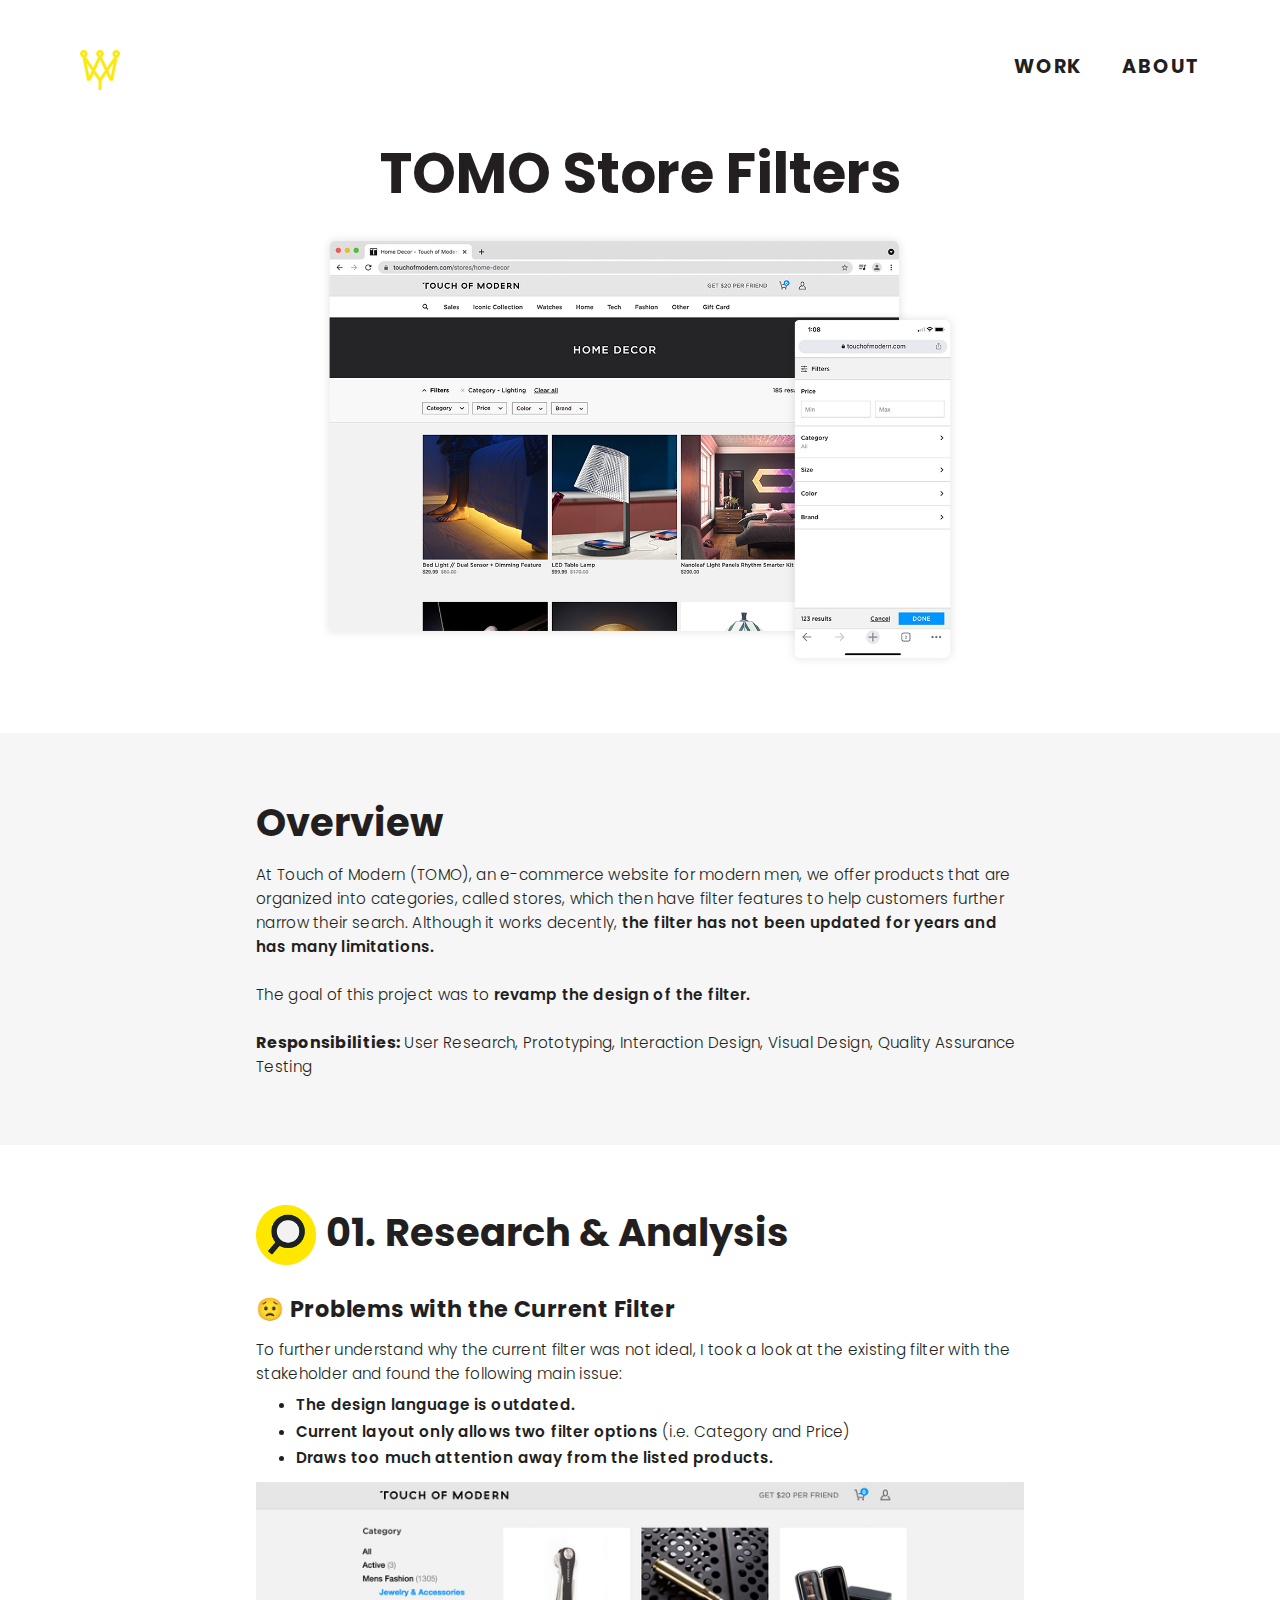
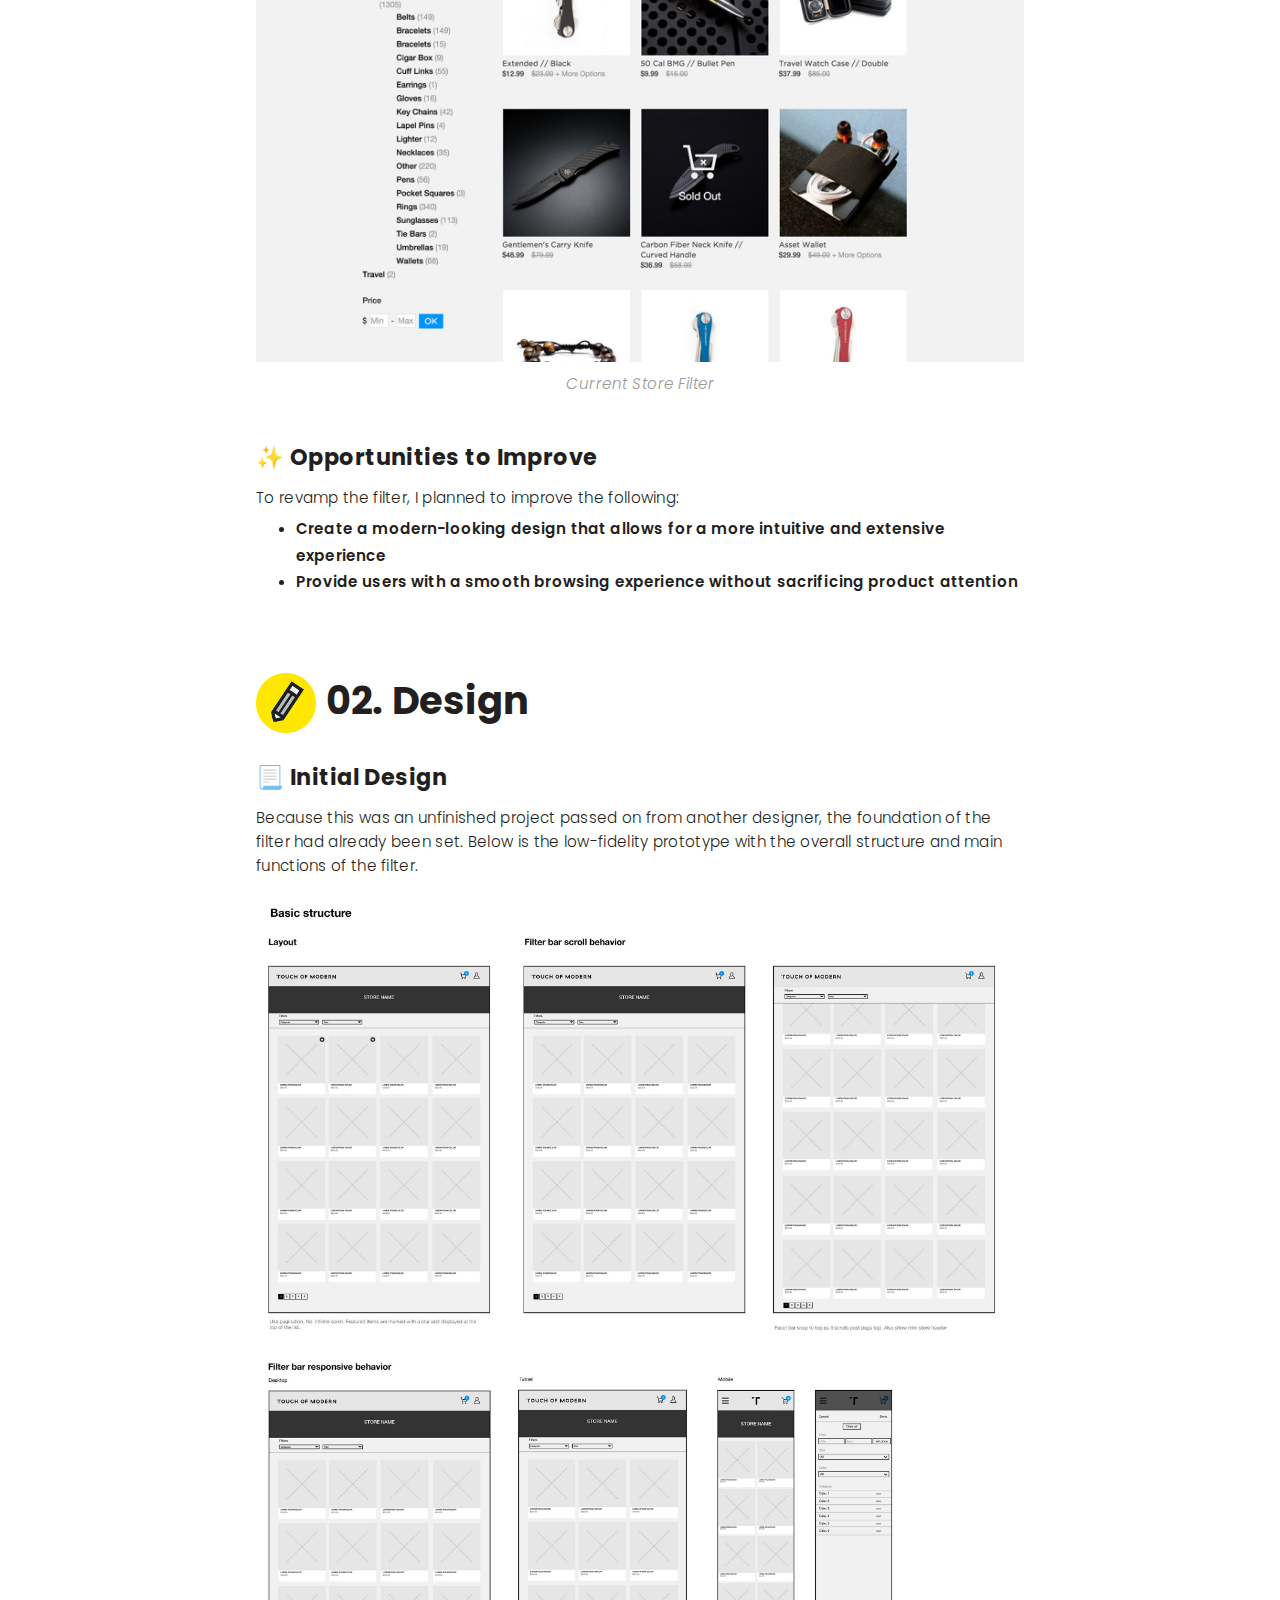
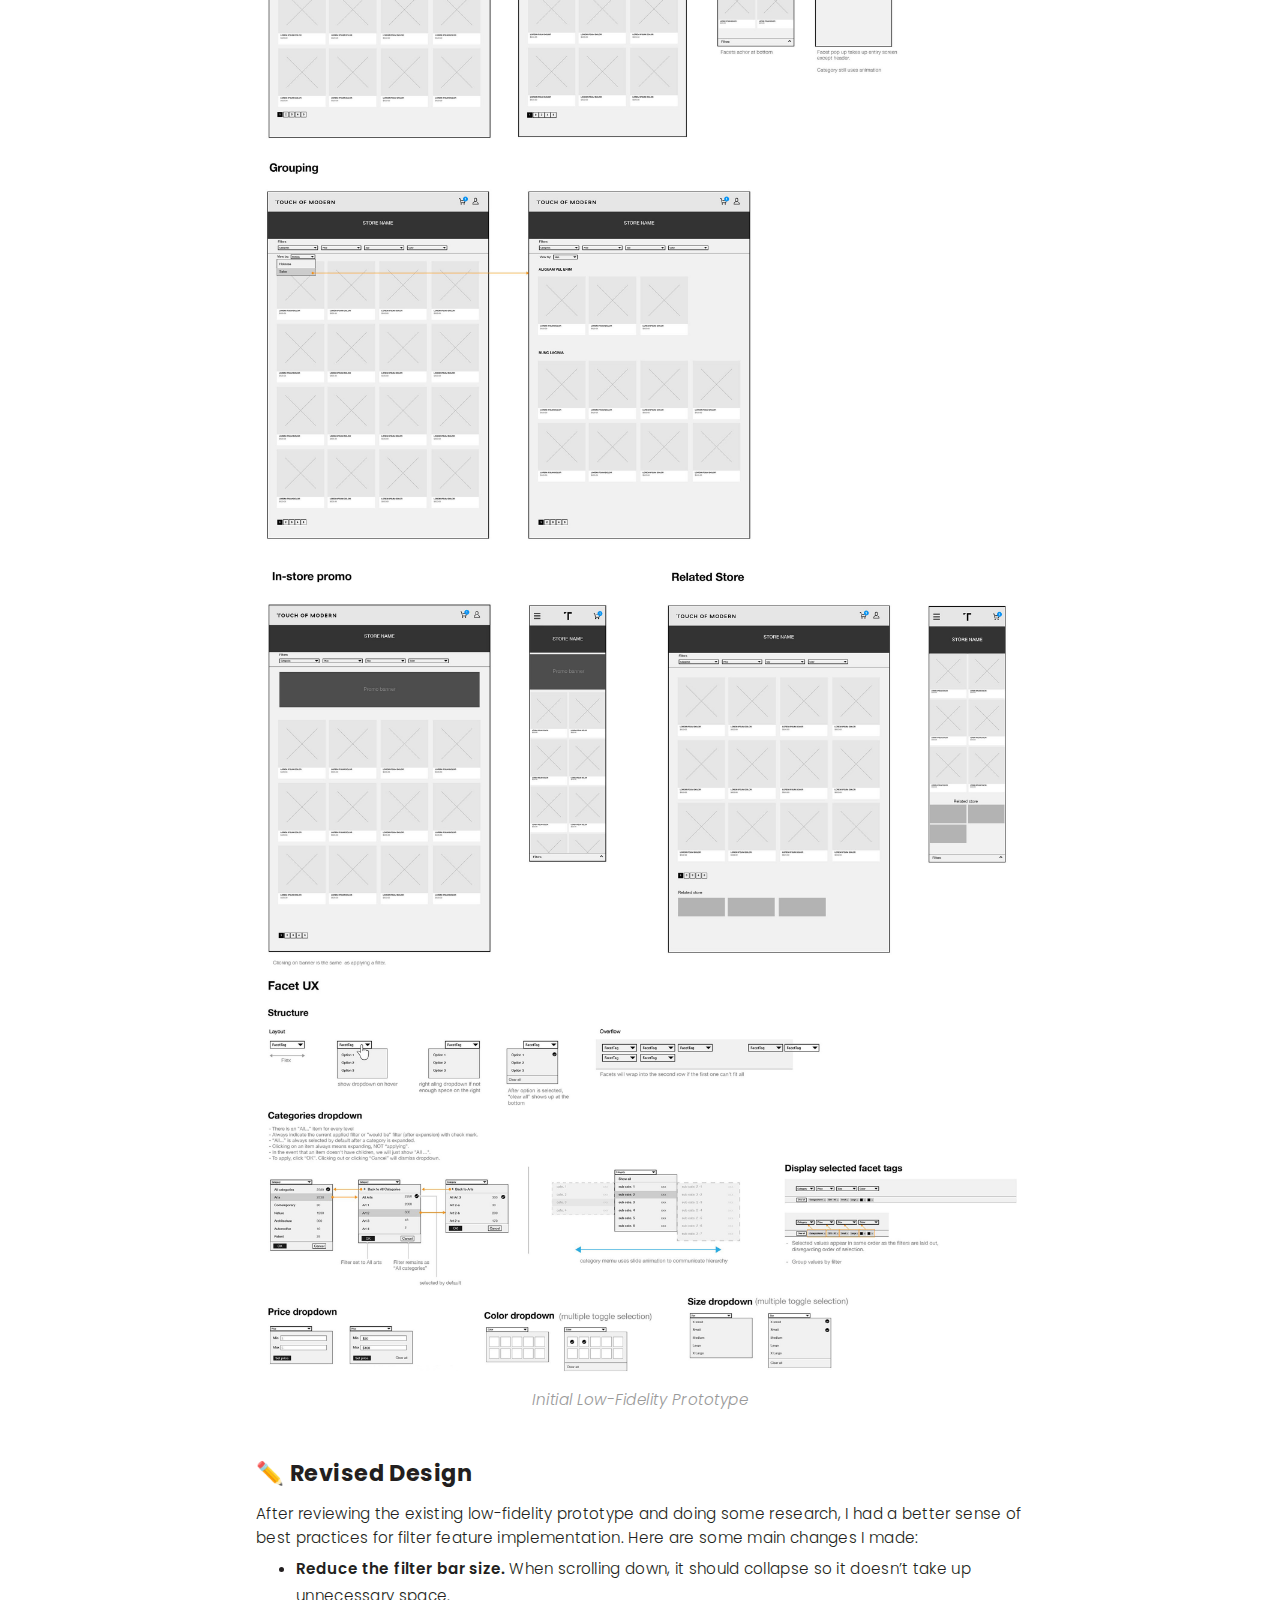
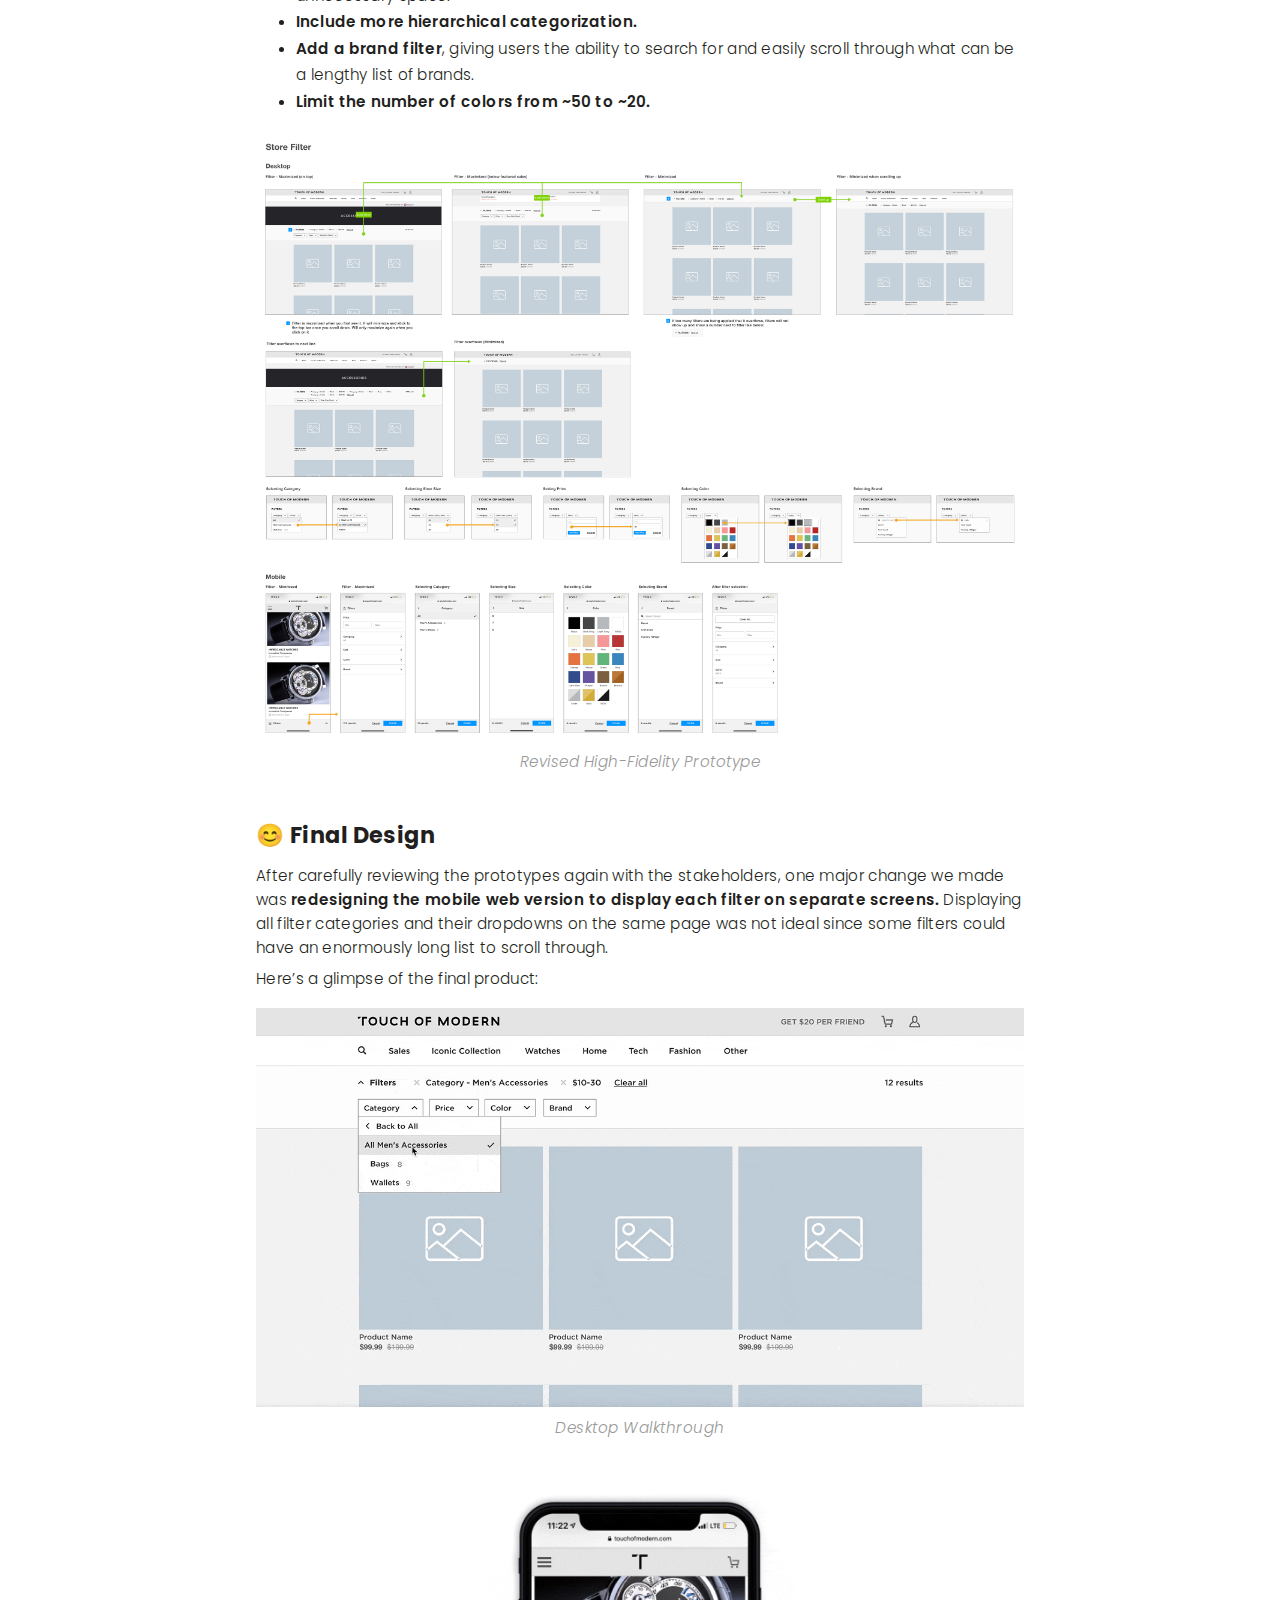
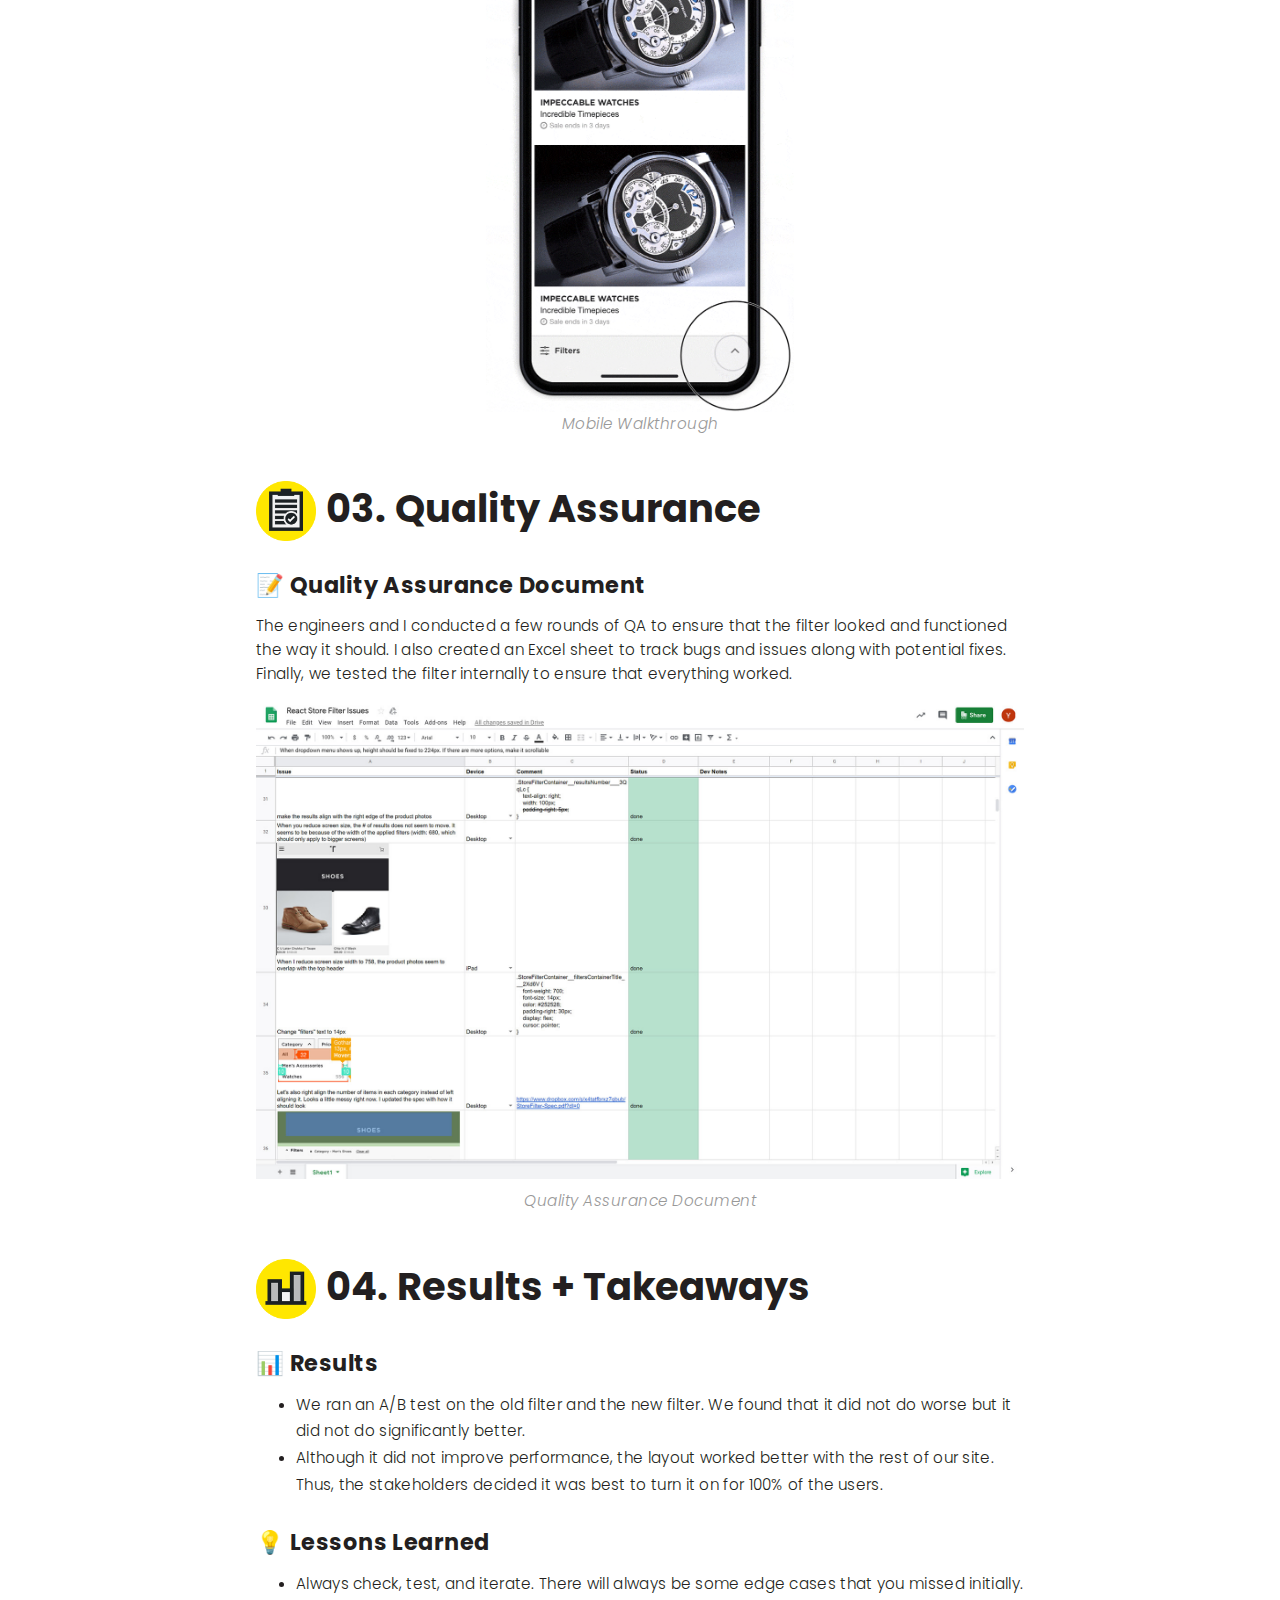
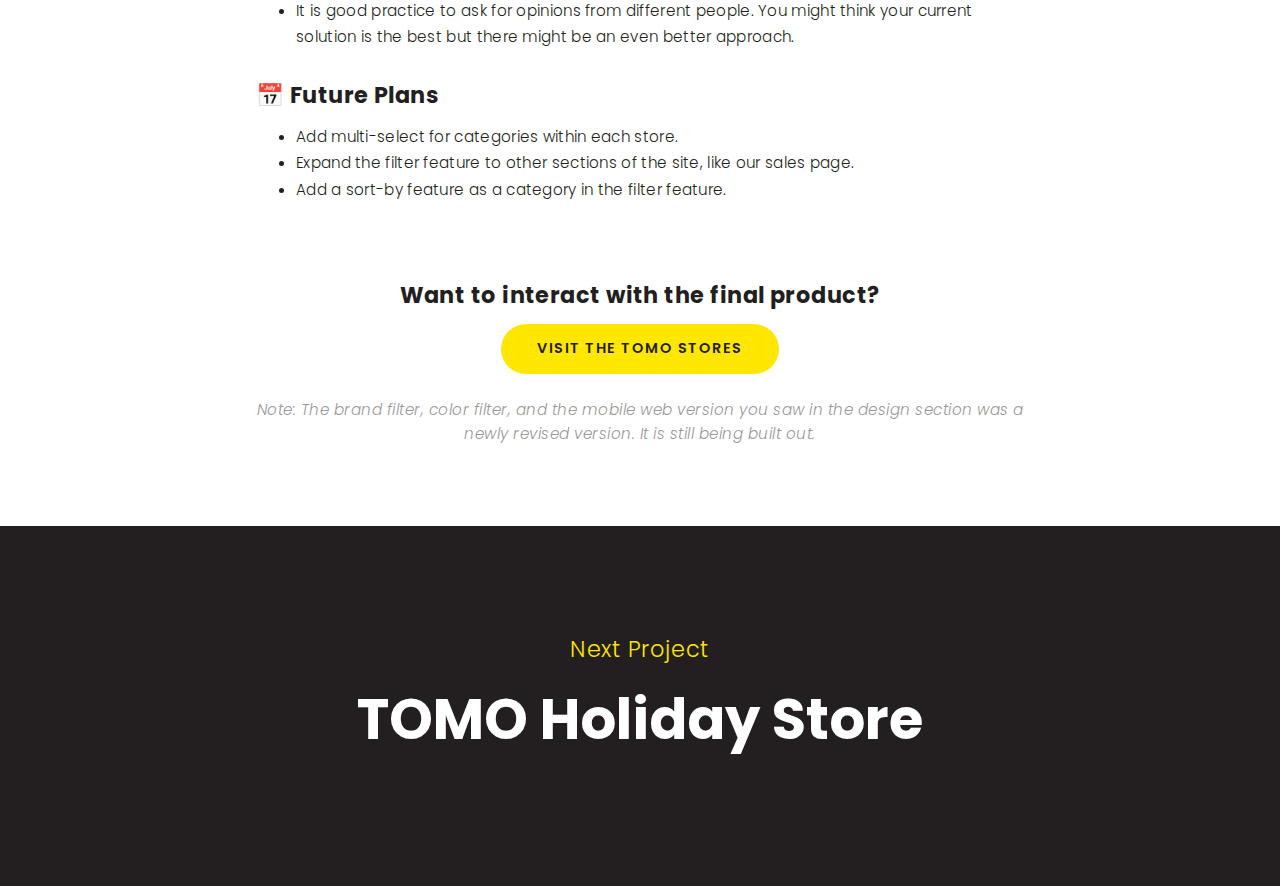
<file: storefilter.html>
<!DOCTYPE html>
<html>
<head>
	<title>Yiksai Wong</title>
	<meta name="robots" content="noindex">
	<meta charset="utf-8">
    <meta name="description" content="I'm Yiksai Wong.">
	<meta name="keywords" content="Yiksai Wong, UI/UX Designer, Graphic Designer, Designer, Portfolio">
	<meta name="author" content="Yiksai Wong">
	<meta name="viewport" content="width=device-width, initial-scale=1, maximum-scale=1, user-scalable=no">
	<link rel="icon" href="images/logo-black.png">

	<!-- Bootstrap CSS -->
    <link rel="stylesheet"href="css/bootstrap.min.css">
    <link rel="stylesheet"href="ionicons/css/ionicons.min.css">
    <link rel="stylesheet" type="text/css" href="css/jquery.fancybox.min.css">

    <!-- Stylesheets -->
	<link rel="stylesheet" href="css/main.css">

	<!-- Google Analytics -->
	<script>
	  (function(i,s,o,g,r,a,m){i['GoogleAnalyticsObject']=r;i[r]=i[r]||function(){
	  (i[r].q=i[r].q||[]).push(arguments)},i[r].l=1*new Date();a=s.createElement(o),
	  m=s.getElementsByTagName(o)[0];a.async=1;a.src=g;m.parentNode.insertBefore(a,m)
	  })(window,document,'script','https://www.google-analytics.com/analytics.js','ga');

	  ga('create', 'UA-90020006-1', 'auto');
	  ga('send', 'pageview');
	</script>
</head>


<body>
	<div class="container-full">
		<header class="header">
			<!-- Logo -->
			<div class="header-container">
				<a href="/">
					<img src="images/logo-yellow.png" id="logo"alt="Yiksai Wong">
				</a>
				<ul class="main-nav">
					<li class="nav-box sliding-middle-out"><a href="/index.html#1">Work</a></li>
					<div id="space"></div>
					<li class="nav-box sliding-middle-out"><a href="/about">About</a></li>
				</ul>
				<span class="main-nav2" onclick="openNav()">
					<span class="ion-navicon menu-icon"></span>
				</span>
				<div id="mySidenav" class="sidenav">
					<a href="javascript:void(0)" class="closebtn" onclick="closeNav()">&times;</a>
					<a href="/about">About</a>
					<h5 class="yellow">Work</h5>
					<a href="/checkout">Checkout Redesign</a>
					<a href="/digitalsystem">Digital Design System</a>
					<a href="/storefilter">Store Filters</a>
					<a href="/holidaystore">Holiday Store</a>
					<a href="/partnerpage">Partner Page</a>			
					<a href="/graphics">Graphics</a>
				</div>
			</div>
		</header>

		<section class="page-wrapper">
			<div class="proj-desc">
				<h1>TOMO Store Filters</h1>
				<img class="proj-img" src="images/ProjectImg/ProjectImg_StoreFilter.png">
				<br><br>
			</div>
		</section>

		<section class="proj-overview">
			<div class="proj-container">
				<h2>Overview</h2>
				<p>At Touch of Modern (TOMO), an e-commerce website for modern men, we offer products that are organized into categories, called stores, which then have filter features to help customers further narrow their search. Although it works decently, <b>the filter has not been updated for years and has many limitations.</b> 
				<br><br>
				The goal of this project was to <b>revamp the design of the filter.</b>
				<br><br>
				<strong>Responsibilities:</strong> User Research, Prototyping, Interaction Design, Visual Design, Quality Assurance Testing</p>
			</div>
		</section>

		<section class="page-wrapper">
			<div class="proj-text">
				<h2><img class="icon" src="images/icons/research.png">01. Research & Analysis</h2>
				<h4>😟 Problems with the Current Filter</h4>
				<p>To further understand why the current filter was not ideal, I took a look at the existing filter with the stakeholder and found the following main issue:</p>
				<ul>
					<li><b>The design language is outdated.</b></li> 
					<li><b>Current layout only allows two filter options</b> (i.e. Category and Price)</li>
					<li><b>Draws too much attention away from the listed products.</li>
				</ul>
				<div class="center">
					<a href="images/StoreFilter/StoreFilter_Old.jpg" data-fancybox data-caption="Current Store Filter">
						<img src="images/StoreFilter/StoreFilter_Old.jpg" class="images"></img>
					</a>
					<div class="gray fineprint">Current Store Filter</div>
				</div>	
				<h4>✨ Opportunities to Improve</h4>
				<p>To revamp the filter, I planned to improve the following:</p>
				<ul>
					<li><b>Create a modern-looking design that allows for a more intuitive and extensive experience</b></li> 
					<li><b>Provide users with a smooth browsing experience without sacrificing product attention</b></li>
				</ul>
				<br><br>

				<h2><img class="icon" src="images/icons/design.png">02. Design</h2>
				<h4>📃 Initial Design</h4>
				<p>Because this was an unfinished project passed on from another designer, the foundation of the filter had already been set. Below is the low-fidelity prototype with the overall structure and main functions of the filter.</p>
				<div class="center">
					<a href="images/StoreFilter/StoreFilter_Userflow-Old.jpg" data-fancybox data-caption="Initial Low-Fidelity Prototype">
					<img src="images/StoreFilter/StoreFilter_Userflow-Old.jpg" class="images"></img>
					<div class="gray fineprint">Initial Low-Fidelity Prototype</div>
					</a>
				</div>

				<h4>✏️ Revised Design</h4>
				<p>After reviewing the existing low-fidelity prototype and doing some research, I had a better sense of best practices for filter feature implementation. Here are some main changes I made:
				<ul>
					<li><b>Reduce the filter bar size.</b> When scrolling down, it should collapse so it doesn’t take up unnecessary space.</li>
					<li><b>Include more hierarchical categorization.</b></li>
					<li><b>Add a brand filter</b>, giving users the ability to search for and easily scroll through what can be a lengthy list of brands.</li>
					<li><b>Limit the number of colors from ~50 to ~20.</b></li>
				</ul>
				</p>
				<div class="center">
					<a href="images/StoreFilter/StoreFilter_Userflow-New.jpg" data-fancybox data-caption="Revised High-Fidelity Prototype">
					<img src="images/StoreFilter/StoreFilter_Userflow-New.jpg" class="images"></img>
					<div class="gray fineprint">Revised High-Fidelity Prototype</div>
					</a>
				</div>

				<h4>😊 Final Design</h4>	
				<p>After carefully reviewing the prototypes again with the stakeholders, one major change we made was <b>redesigning the mobile web version to display each filter on separate screens.</b> Displaying all filter categories and their dropdowns on the same page was not ideal since some filters could have an enormously long list to scroll through.</p>
				<p>Here’s a glimpse of the final product:</p>
				<div class="center">
					<a href="images/StoreFilter/StoreFilter_Walkthrough-Desktop.gif" data-fancybox="gallery" data-caption="Desktop Walkthrough">
					<img src="images/StoreFilter/StoreFilter_Walkthrough-Desktop.gif" class="images"></img>
					<div class="gray fineprint">Desktop Walkthrough</div>
					</a>
					<a href="images/StoreFilter/StoreFilter_Walkthrough-Mobile.gif" data-fancybox="gallery" data-caption="Mobile Walkthrough">
					<img src="images/StoreFilter/StoreFilter_Walkthrough-Mobile.gif" class="images-sml"></img>
					</a>
					<div class="gray fineprint">Mobile Walkthrough</div>
				</div>

				<h2><img class="icon" src="images/icons/qa.png">03. Quality Assurance</h2>
				<h4>📝 Quality Assurance Document</h4>
				<p>The engineers and I conducted a few rounds of QA to ensure that the filter looked and functioned the way it should. I also created an Excel sheet to track bugs and issues along with potential fixes. Finally, we tested the filter internally to ensure that everything worked.</p>
				<div class="center">
					<a href="images/StoreFilter/StoreFilter_QA.jpg" data-fancybox data-caption="Quality Assurance Document">
						<img src="images/StoreFilter/StoreFilter_QA.jpg" class="images"></img>
					</a>
					<div class="gray fineprint">Quality Assurance Document</div>
				</div>


				<h2><img class="icon" src="images/icons/results.png">04. Results + Takeaways</h2>
				<h4>📊 Results</h4>
				<ul>
					<li>We ran an A/B test on the old filter and the new filter. We found that it did not do worse but it did not do significantly better.</li> 
					<li>Although it did not improve performance, the layout worked better with the rest of our site. Thus, the stakeholders decided it was best to turn it on for 100% of the users.</li> 
				</ul>
				<h4>💡 Lessons Learned</h4>
				<ul>
					<li>Always check, test, and iterate. There will always be some edge cases that you missed initially.</li> 
					<li>It is good practice to ask for opinions from different people. You might think your current solution is the best but there might be an even better approach.</li> 
				</ul>
				<h4>📅 Future Plans</h4>
				<ul>
					<li>Add multi-select for categories within each store.</li>
					<li>Expand the filter feature to other sections of the site, like our sales page.</li>
					<li>Add a sort-by feature as a category in the filter feature.</li>
				</ul>
				<br>
				<br>
				<center>
				<h4>Want to interact with the final product?</h4>
					<a href="https://www.touchofmodern.com/stores/shirting"><em class="transition">Visit the TOMO Stores</em></a>
					<br>
					<br>
					<div class="gray fineprint">Note: The brand filter, color filter, and the mobile web version you saw in the design section was a newly revised version. It is still being built out.</div>
				</center>
			</div>
		</section>

		<section class="next-container">
				<div class="next-desc">
				<h4 class="thin yellow">Next Project</h4>
				<a href="/holidaystore"><h1 class="next-nav sliding-middle-out white">TOMO Holiday Store</h1></a>
			</div>
		</section>
	</div>
	<!-- Plug-ins -->
	<script src="js/jquery-3.1.1.js"></script>
	<script src="js/bootstrap.min.js"></script>
	<script src="js/smooth-scroll.js"></script>
	<script src="js/side-nav.js"></script>
	<script src="https://code.jquery.com/jquery-3.2.1.min.js"></script>
	<script src="js/jquery.fancybox.min.js"></script>
</body>
</html>
</file>
<file: css/main.css>
@import url('https://fonts.googleapis.com/css?family=Poppins:400,500,600,700');
html, body{background-color:#fff;font-family:'Poppins', sans-serif;font-size:1em;line-height: 1.5em;}

/* Typography */
h1, h2, h3, h4, h5, h6, a{color:#231f20;line-height:1.5;letter-spacing:0.02em;text-decoration:none!important;}
h1{font-size:350%;font-weight:700;letter-spacing:normal;}
h2{font-size:240%;line-height:1.1;font-weight:700;letter-spacing:normal;}
h3{font-size:175%;font-weight:700;}
h4{font-size:140%; margin: 1.25em 0 0.5em;}
h4 span{color:#231f20;font-weight:300;}
h5{font-size:105%;font-weight:300;}
h6{font-size:105%;font-weight:700; margin: 1.5em 0 0.5em 0;}
li{font-size:120%;letter-spacing:0.02em;}
p{font-size:95%;text-transform:none;font-weight:300;letter-spacing:0.02em; margin: 0.5em 0 0.4em;}
b{font-size:100%;font-weight:600;letter-spacing: 0.01em;}
strong{font-size:105%;}
ul{margin:0;}
.fineprint{font-size:95%;font-style:italic;font-weight:300;letter-spacing:0.5px;margin-bottom:3em;}
.fineprint-graphics{margin-bottom:1em;}

.yellow{color:#ffe700;}
.lgray{color:#ccc;}
.gray{color:#999;}
.darkgray{color:#231f20;}
.white{color:#fff;}
.thin{font-weight:300!important;}
.bold{font-weight:700!important;}
@font-face{font-family:'Poppins';font-style:normal;src:url('https://fonts.googleapis.com/css?family=Poppins:400,500,600,700');}

/* Header */
.header{padding-top:50px;width:100%;height:60px; z-index:100;}
.header-landing{background-color:#231f20;}
.header-container{max-width: calc(100% - 10em);margin:auto; z-index:1;}
.header-container a{display:inline-block;text-align:center;vertical-align: middle;}
#logo{width:40px;height:auto;}
.main-nav, .main-nav a:visited{float:right; margin-top:0.2em;}
.main-nav a:focus{color:#231f20;}
.nav-landing a{color:#fff}
.main-nav2{position:absolute;display:inline-block;right:2em;top:1.5em;cursor: pointer;}
.main-nav2:hover, .main-nav2:link, .main-nav2:visited{text-decoration:none;color:#ffe700;}
.sidenav {height:100%;width:0;position:fixed;z-index:1;top:0;left:0;background-color:#231f20;overflow-x:hidden;transition:0.5s;padding-top:5em;text-align:center;}
.sidenav a{padding:10px;font-size:190%;letter-spacing:0.05em;color:#fff;line-height:1.5;display:block;transition:0.3s;font-weight:700;}
.sidenav h5{padding:10px 0px 10px 0px;display:block;margin-bottom:0;}
.sidenav .closebtn{position:absolute;top:20px;right:40px;font-size:300%;font-weight:300;}
#space{display:inline-block;margin-right:2em;}
.menu-text{letter-spacing:0.05em;text-transform:uppercase;font-size:130%;font-weight:700;}
.menu-icon{font-size:250%;color:#231f20;}
.icon-landing {color:#fff;}
.nav-box a, .nav-box a:link, .nav-box a:visited, .nav-box a:hover{text-transform:uppercase;letter-spacing:0.1em;font-weight:700;}
.nav-box a:hover{color:#231f20;}
.landing-box a:hover{color:#fff;}
.next-nav:hover, .next-nav:link, .next-nav:visited, .next-nav a, .next-nav a:link, .next-nav a:visited, .next-nav a:hover{color:#ffe700;}

/* Intro */
/*.intro-bg{background:url('intro-bg.png'),#231f20;background-position:center;background-size:cover;}
*/
.intro-wrap{background-color:#231f20;width:100%;height:60vh;text-align:center;}
.intro-desc{margin:0;position:absolute;top:40%;left:50%;transform:translate(-50%, -50%);}
.intro-desc h4{color:#fff; font-weight:600;}
.intro-name{display:inline-block;width:60vh;margin:0 auto;padding:5px;background-color:#ffe700;outline:2px solid #231f20;outline-offset:-1px; background-image:url('[data-uri]'), url('[data-uri]'),
url([data-uri]);background-repeat:no-repeat;background-size:0 6px, 0 100%, 0% 0px;background-position:top center, top center, bottom center;-webkit-animation:drawBorderFromCenter 5s;}
@-webkit-keyframes drawBorderFromCenter{
0%{background-size:0 6px, 0 0, 100% 100%;}
40%{background-size:100% 6px, 100% 0, 100% 100%;}
60%{background-size:100% 6px, 100% 93%, 100% 100%;}
100%{background-size:100% 6px, 100% 4%, 0 6px;}
}
.headline{background:#231f20;padding:10px;}
.headline h1{line-height:0%; color:#fff;}
.down, .down:link, .down:visited, .down:hover{display:block;margin-left:auto;margin-right:auto;color:#ffe700;font-size:45px;width:75px;}

/*Work*/
.name-wrap{display:block;}
.page-wrapper{margin:20px auto 10px;width:100%;max-width: calc(60% - 10em);padding-bottom: 10px;}
.page-wrapper-landing{margin-top:0px;}
.landing-wrapper{padding-top:80px;}
.work-container{margin-top:40px;}
.image-container {display:flex;align-items:center;flex-direction:row;margin-bottom:80px;background-color:#fff;box-shadow:0px 5px 50px rgba(0,0,0,0.1); object-fit:cover;}
.work-image {display:flex;flex:0 0 60%;position:relative;background-size:cover;overflow:hidden;align-items:center;justify-content:flex-end;}
.work-img-left{justify-content: flex-start;}
.work-image img {width: 100%; height: auto;}
.about-image {flex:0 0 45%;}
.icon{width:70px;padding-right:10px;}
.flip {flex-direction: row-reverse!important;}
.work-description{display:flex;min-height:400px;padding:0 50px;flex:0 0 40%;align-items:center;}
.about-description{flex:0 0 55%}
.work-right{padding:0 20px;}
.text{text-align:left;vertical-align:middle;}
.text h4{margin: 0px; color:#ccc; font-weight:700; text-transform: uppercase;}
.text h2{margin: 20px 0 40px 0;}
em{font-style:normal;font-size:0.9em;letter-spacing:1.5px;background-color:#ffe700;border-radius:30px;font-weight:600;color:#231f20;text-transform:uppercase;padding:1em 2.5em;-moz-osx-font-smoothing:grayscale;-webkit-font-smoothing:antialiased;}
em:hover{color:#fff;background-color:#231f20;}

/*Project*/
.proj-desc{margin:0 auto;vertical-align:middle;text-align:center;padding:10px 0;max-width:900px;color:#231f20;width:100%;}
.proj-desc h1 {margin: 1em 0 0.5em;line-height: 1;}
.proj-img {width:100%;height:auto;}
.proj-overview{margin:20px auto 10px;width:100%; background-color: #f6f6f6;}
.proj-container{max-width: calc(60% - 10em);margin: 20px auto;padding:40px 0 60px;}
.proj-text{vertical-align:middle;text-align:left;margin:60px 0;}
.proj-container h2, .proj-text h2{margin-top:0.75em; margin-bottom: 0.5em;}
.proj-text a:hover, .proj-text a:link, .proj-text a:visited{text-decoration:none;text-transform:none;font-weight:700;color:#fff;}
.proj-text em{display: inline-block;margin: 0 auto;}
.proj-text em:hover{color:#fff;border-color:#231f20;background-color:#231f20;}
.proj-intro .proj-text{text-align:center;}
.proj-container p, .proj-text p, .proj-text li{font-size:95%;font-weight:300;color:#231f20;}
.proj-text li{line-height: 1.75;}
.center{text-align:center;}
.images{display:inline-block;max-width: 100%; max-height: 100%; margin-top:10px; margin-bottom:10px;}
.images-chart{margin-top:10px;}
.images-graphics{margin-bottom: 50px;}
.images-sml{display: inline-block;max-width:40%;}
.next-container{background:#231f20;width:100%;height:40vh;display:table;}
.next-desc{display:table-cell;vertical-align:middle;text-align:center;}
.next-desc h1{margin-top:0;}
.next-desc a, .next-desc a:link, .next-desc a:visited{text-decoration:none;}

/*About*/
.about-desc {box-shadow: none; padding: 100px 0 100px; margin-bottom:0px;}
.work-description {padding-right: 20px; color: #231f20}
.about-desc h1{line-height:1; margin: 0 0 0.25em;}
.about-desc a, .about-text a:link, .about-text a:visited{text-decoration:none;text-transform:none;font-weight:700;color:#231f20;}
.process{width:100px;padding-right:1em;}

/*Contact + Footer*/
.footer {margin:0px auto;background-color:#231f20;width:100%;min-height:50vh;}
.footer-container{vertical-align:middle;text-align:center;max-width: calc(60% - 10em);margin: 20px auto 0px;padding:110px 0 20px;}
.footer h1{line-height:1;margin-top:0px;margin-bottom:0px;}
.footer em{border-color:#ffe700; display: inline-block;vertical-align:middle;margin: 0 auto;}
.footer em:hover{color:#231f20;background-color:#fff;}
.contacts {margin-top: 110px;}
.f-icon, .f-icon:link, .f-icon:visited{color:#fff;font-size:30px;padding:0 10px;}
.f-icon:hover{color:#fff;}

/*Animation*/
.transition{-webkit-transition:linear .3s;-moz-transition:linear .3s;transition:linear .3s;}
.sliding-middle-out{display:inline-block;position:relative;padding-bottom:3px;}
.sliding-middle-out:after{content:'';display:block;margin:auto;height:3px;width:0px;background:transparent;-moz-transition:width .5s ease, background-color .5s ease;-webkit-transition:width .5s ease, background-color .5s ease;-ms-transition:width .5s ease, background-color .5s ease;-transition:width .5s ease, background-color .5s ease;}
.next-desc .sliding-middle-out:after{height:5px;}
.sliding-middle-out:hover:after{width:100%;background:#ffe700;}

/* Responsive media queries */
@media only screen and (max-width:1400px){
	.intro-name{width:60vw;}
	.page-wrapper{max-width:60vw;}
	.proj-container{max-width:60vw;}
}
@media only screen and (max-width:1024px){
	h1{font-size:380%;}
	h2{font-size:270%;}
	.page-wrapper{max-width:70vw;}
	.proj-container{max-width:70vw;}
	.header-container{max-width: calc(100% - 15em);}
	.footer-container{max-width:70vw;}
	.image-container{flex-direction:column!important;}
	.work-description{min-height:250px;width:100%;padding:0 20px 20px;justify-content:center;}
	.about-desc {display:block; padding: 40px 0 0px}
	.about-desc .work-description{padding: 10px 0 0;}
	.about-desc .text {text-align:left;}
	.images-sml{max-width: 70%;}
	.work-image {height: 250px;}
	.images-graphics{margin-bottom:10px;}
	.text {text-align:center;}
	.text h2 {margin: 10px 0 30px 0;}
	.headline h1{line-height:90%;}
	.proj-desc{max-width: 80%;}
	.proj-text{margin: 10px 0px;}
	.work-image{justify-content: center;}
	.work-img-left{justify-content: center;}
}
@media only screen and (min-width:650px){
	.mySidenav, .main-nav2{display:none;}
}
@media only screen and (max-width:650px){
	h1{font-size:275%;}
	h2{font-size:225%;}	
	.header{padding-top:30px;}
	.header-container{max-width: calc(100% - 3em);}
	#logo{width:32px;}
	.page-wrapper{max-width:90vw;}
	.proj-container{max-width:90vw;}
	.landing-wrapper{padding-top:50px;}
	.intro-wrap{height:80vh;}
	.work-description{min-height:180px; padding:0 20px 50px;}
	.intro-desc{top:50%;}
	.intro-desc h4{margin: 1em 1.5em 0.5em;}
	.image-container{margin-bottom: 50px;}
	.images-sml{max-width:100%;}
	.image-graphics, .next-graphics{background-position:40% 40%;}
	.main-nav{display:none;}
	.proj-desc h1{margin: 2em 0 0.5em;}
}

@media only screen and (max-width:500px){
	html, body{font-size:95%;}
	h1{font-size:230%;}
	h2{font-size:190%;}
	h3{font-size:140%;}
	.proj-intro{height:auto;}
	.contact-wrap{height:100vh;}
	.proj-desc{max-width: 90%; padding: 0px;}
	.proj-text{margin: 10px 0px;}
}

@media only screen and (max-width:380px){
	h1{font-size:160%;}
	h2{font-size:135%;}
	h3{font-size:120%;}
	h4{font-size:100%;}
}
</file>
